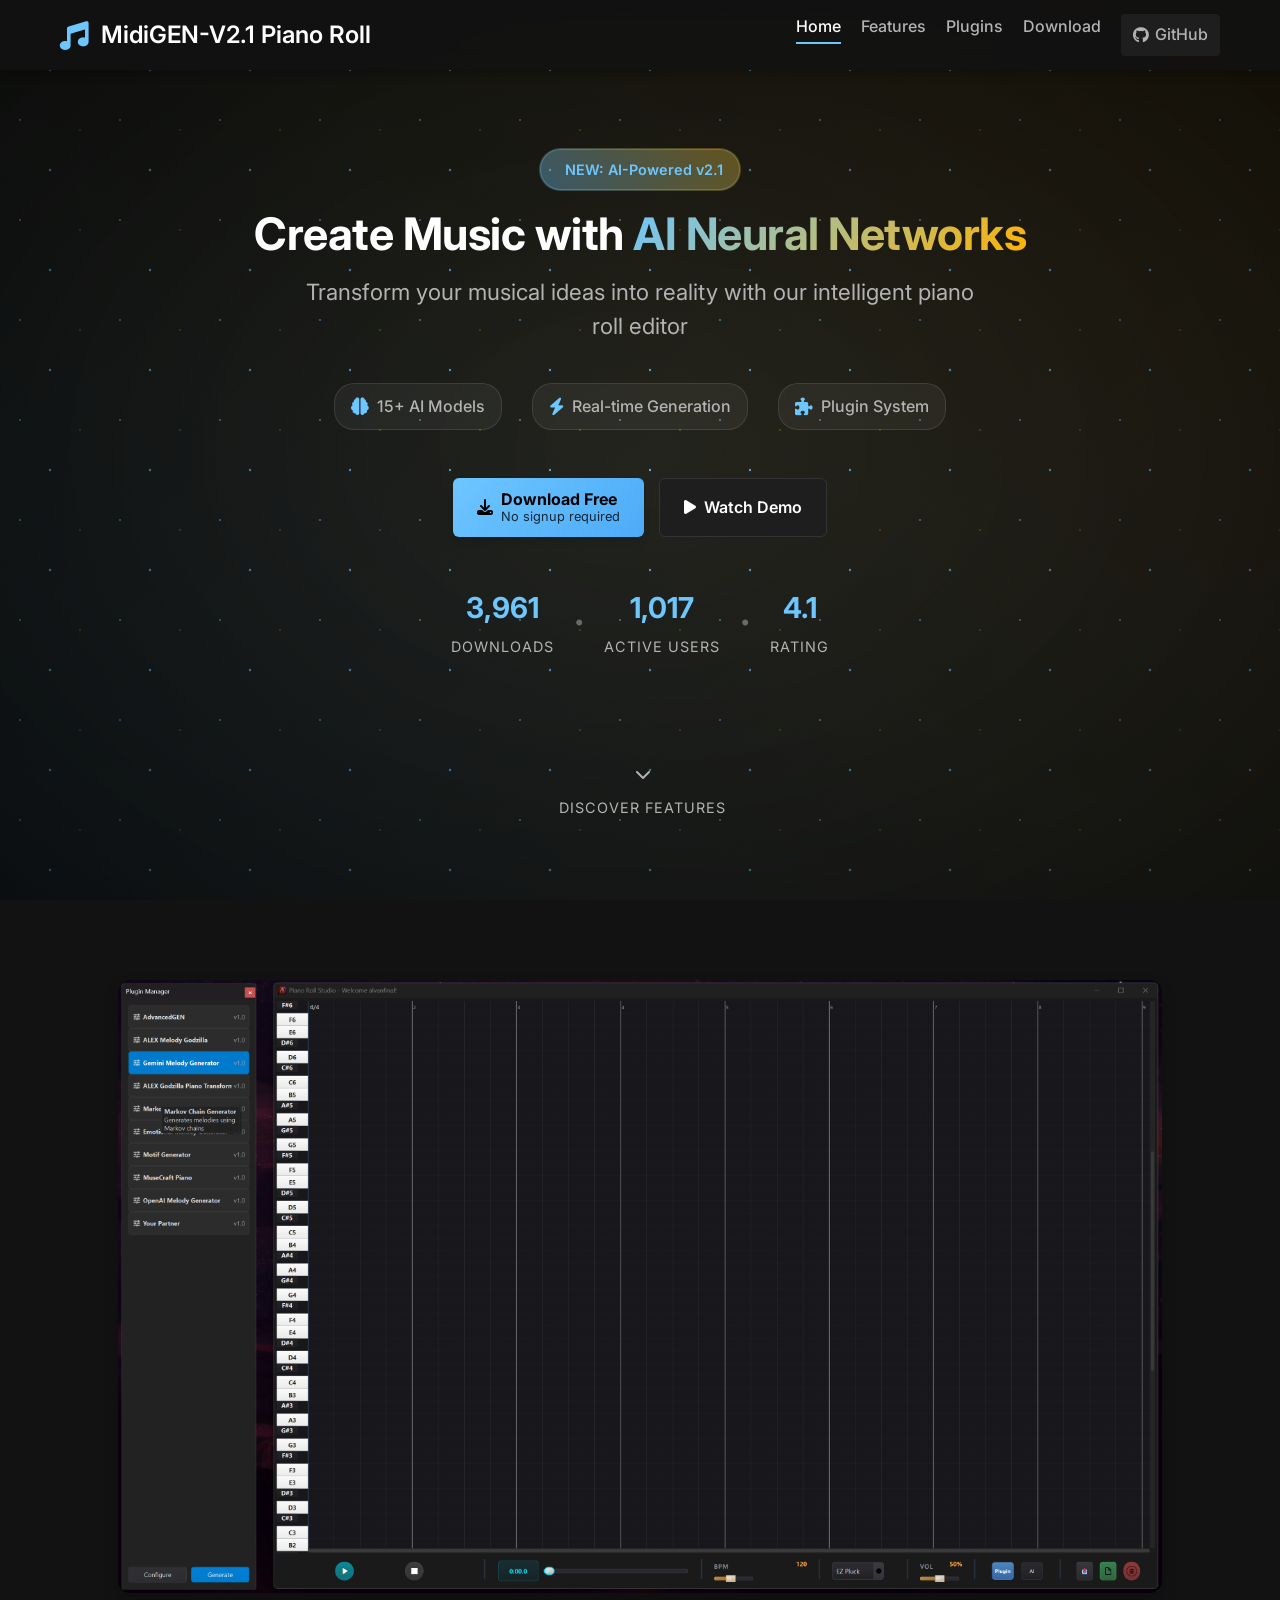
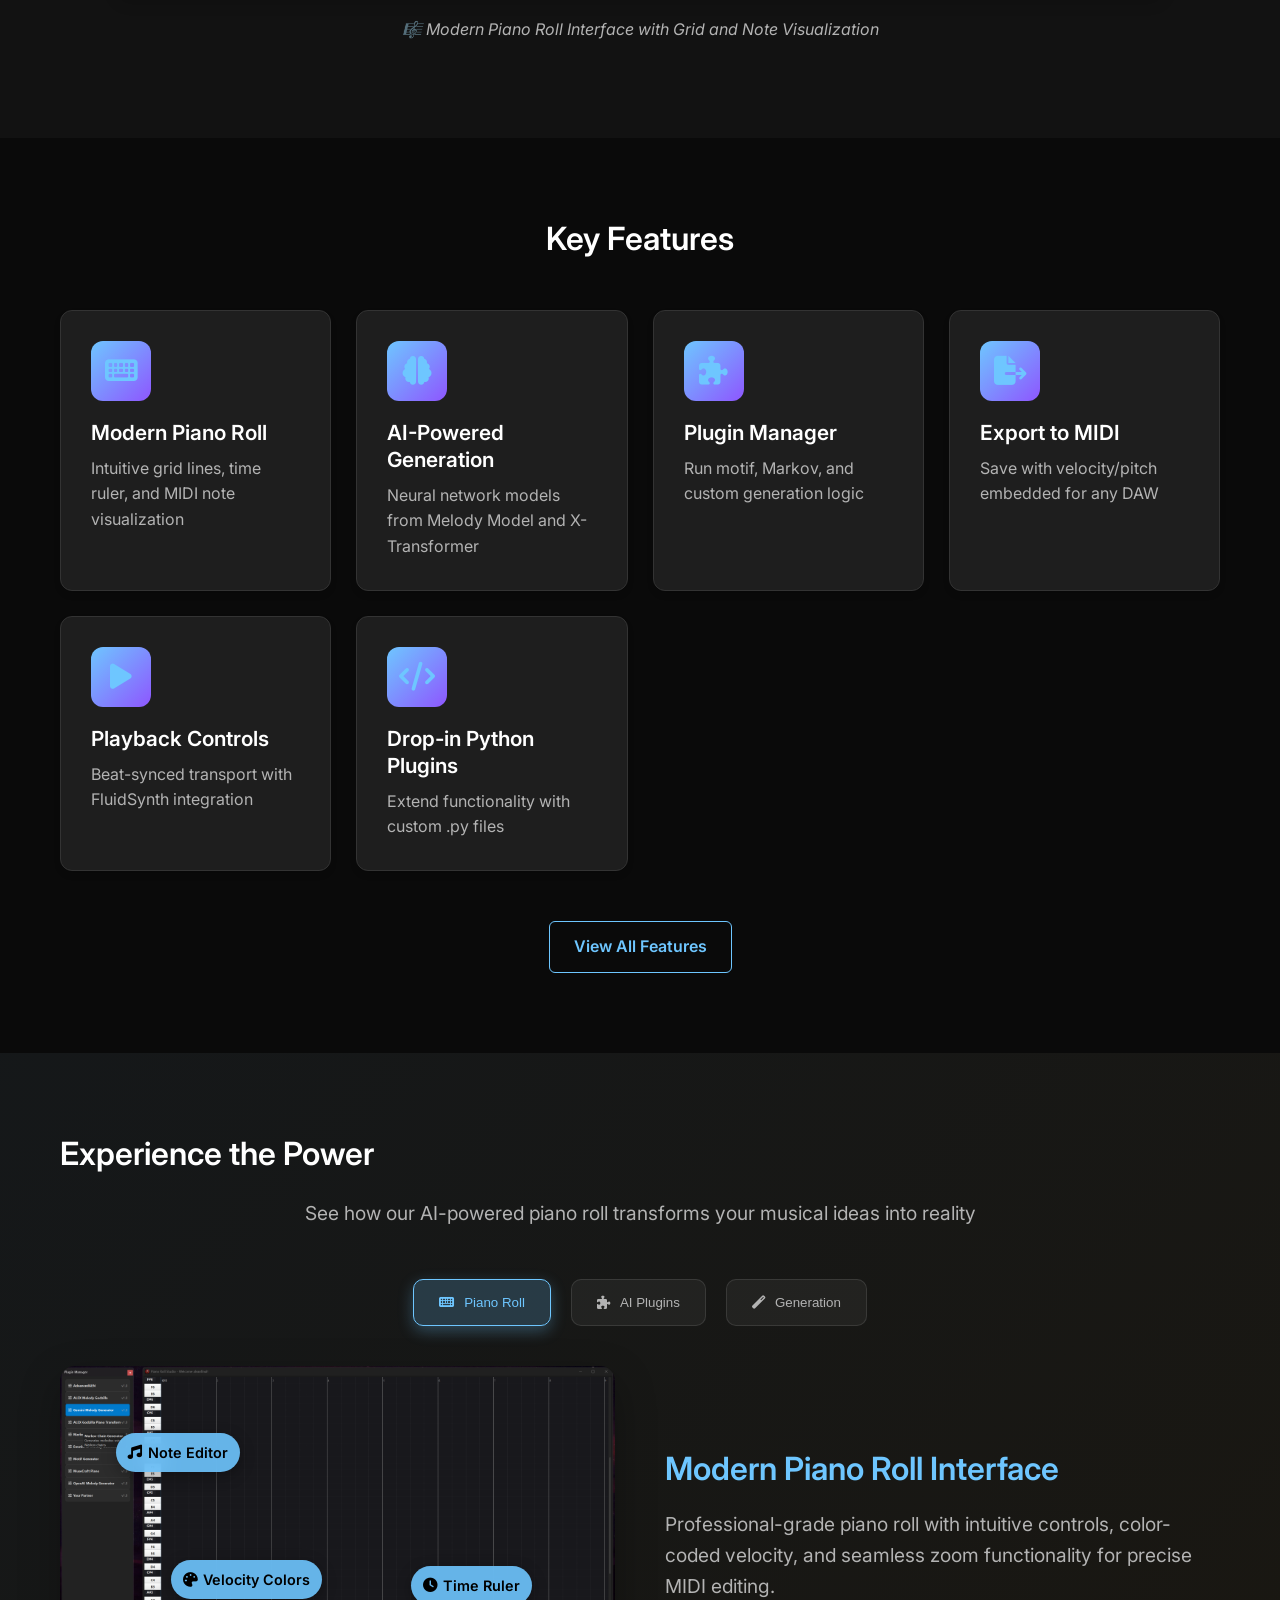
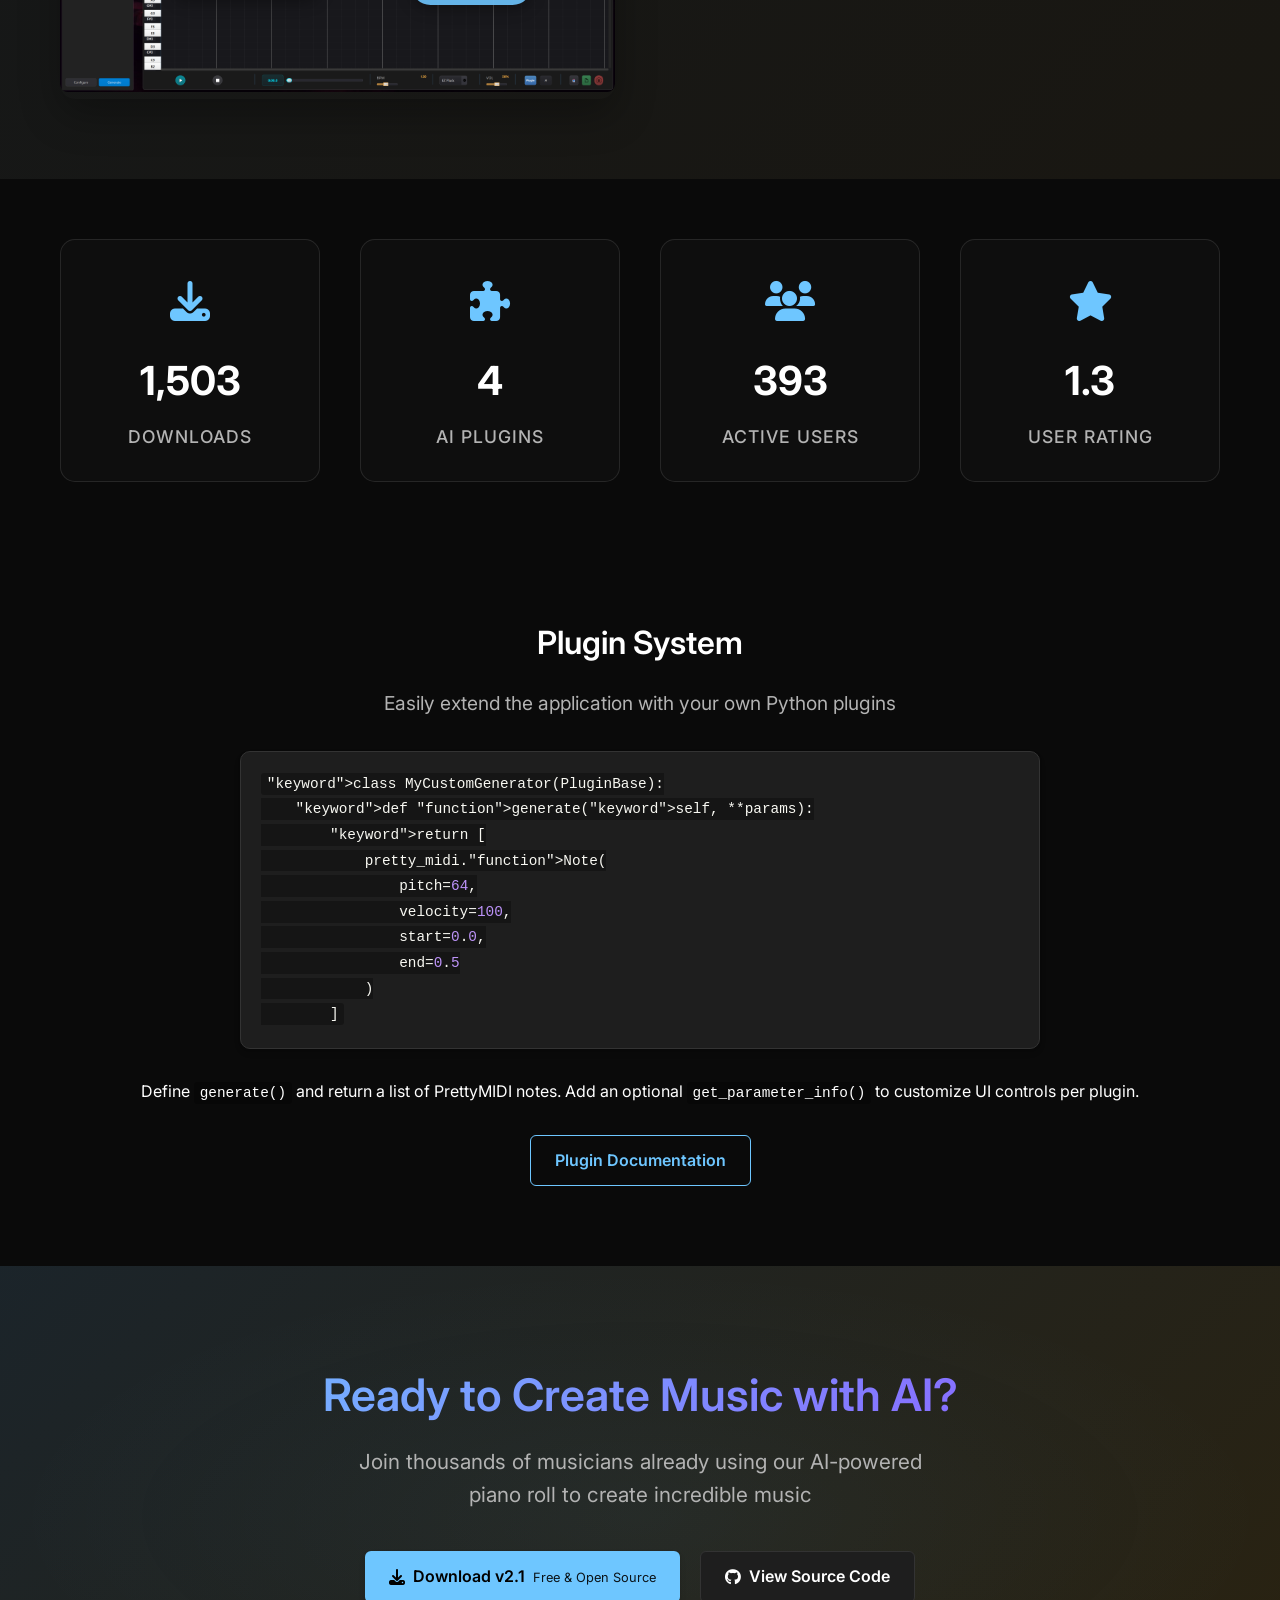
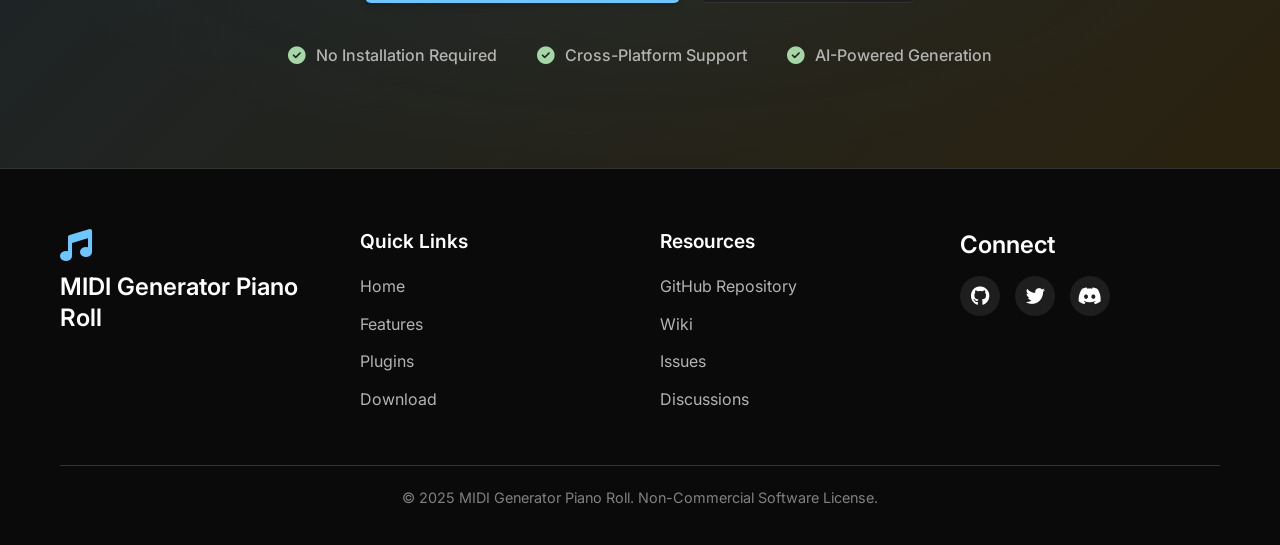
<file: docs/index.html>
<!DOCTYPE html>
<html lang="en">
<head>
    <!-- GoatCounter Analytics -->
    <script data-goatcounter="https://midi-gen.goatcounter.com/count"
            async src="https://gc.zgo.at/count.js"></script>
    <!-- End GoatCounter Analytics -->    <meta charset="UTF-8">
    <meta name="viewport" content="width=device-width, initial-scale=1.0">
    <title>MIDI Generator Piano Roll | AI-Powered Music Generation Tool</title>
    <meta name="description" content="Generate MIDI music with AI-powered tools. Free standalone piano roll application with neural network plugins, FluidSynth playback, and Python extensibility. Download now!">
    <meta name="keywords" content="MIDI generator, AI music generation, piano roll, music software, neural network, MIDI export, music composition, free software, python plugins">
    <meta name="author" content="WebChatAppAi">
    <meta name="robots" content="index, follow">    <link rel="canonical" href="https://webchatappai.github.io/midi-gen/">
    <link rel="sitemap" href="https://webchatappai.github.io/midi-gen/sitemap.xml">
    
    <!-- Open Graph / Facebook -->
    <meta property="og:type" content="website">
    <meta property="og:url" content="https://webchatappai.github.io/midi-gen/">
    <meta property="og:title" content="MIDI Generator Piano Roll | AI-Powered Music Generation Tool">
    <meta property="og:description" content="Generate MIDI music with AI-powered tools. Free standalone piano roll application with neural network plugins, FluidSynth playback, and Python extensibility.">
    <meta property="og:image" content="https://webchatappai.github.io/midi-gen/assets/img/piano-roll.png">
    
    <!-- Twitter -->
    <meta property="twitter:card" content="summary_large_image">
    <meta property="twitter:url" content="https://webchatappai.github.io/midi-gen/">
    <meta property="twitter:title" content="MIDI Generator Piano Roll | AI-Powered Music Generation Tool">
    <meta property="twitter:description" content="Generate MIDI music with AI-powered tools. Free standalone piano roll application with neural network plugins, FluidSynth playback, and Python extensibility.">
    <meta property="twitter:image" content="https://webchatappai.github.io/midi-gen/assets/img/piano-roll.png">
    
    <!-- Structured Data -->
    <script type="application/ld+json">
    {
        "@context": "https://schema.org",
        "@type": "SoftwareApplication",
        "name": "MIDI Generator Piano Roll",
        "description": "AI-powered MIDI music generation tool with neural network plugins, FluidSynth playback, and Python extensibility",
        "url": "https://webchatappai.github.io/midi-gen/",
        "downloadUrl": "https://github.com/WebChatAppAi/midi-gen/releases",
        "operatingSystem": ["Windows", "macOS", "Linux"],
        "applicationCategory": "MusicApplication",
        "offers": {
            "@type": "Offer",
            "price": "0",
            "priceCurrency": "USD"
        },
        "creator": {
            "@type": "Organization",
            "name": "WebChatAppAi",
            "url": "https://github.com/WebChatAppAi"
        },
        "screenshot": "https://webchatappai.github.io/midi-gen/assets/img/piano-roll.png",
        "featureList": [
            "AI-powered MIDI generation",
            "Modern piano roll interface", 
            "Neural network plugins",
            "FluidSynth audio playback",
            "MIDI export functionality",
            "Python plugin system"
        ]
    }
    </script>
    <link rel="stylesheet" href="https://cdnjs.cloudflare.com/ajax/libs/font-awesome/6.4.0/css/all.min.css">
    <link rel="stylesheet" href="assets/css/styles.css">
    <link rel="icon" type="image/x-icon" href="assets/icons/app_icon.ico">
    <link rel="icon" type="image/png" sizes="128x128" href="assets/icons/icon-128x128.png">
    <link rel="icon" type="image/png" sizes="96x96" href="assets/icons/icon-96x96.png">
    <link rel="icon" type="image/png" sizes="72x72" href="assets/icons/icon-72x72.png">
    <link rel="apple-touch-icon" sizes="128x128" href="assets/icons/icon-128x128.png">
    <style>
        /* Additional modern styles for homepage */
        .version-tag {
            margin-top: 15px;
            font-size: 0.95rem;
            color: rgba(255,255,255,0.9);
            background: rgba(0,0,0,0.2);
            border-radius: 20px;
            padding: 6px 14px;
            display: inline-block;
        }
        
        .version-tag span {
            display: flex;
            align-items: center;
            gap: 8px;
        }
        
        .features-grid {
            grid-template-columns: repeat(auto-fit, minmax(260px, 1fr));
            gap: 25px;
        }
        
        .feature-card {
            transition: all 0.3s ease;
            border-radius: 12px;
        }
        
        .feature-card:hover {
            transform: translateY(-5px);
            box-shadow: 0 8px 30px rgba(0,0,0,0.12);
        }
        
        .feature-icon {
            background: linear-gradient(135deg, var(--primary-color), #8e56ff);
            width: 60px;
            height: 60px;
            border-radius: 12px;
            display: flex;
            align-items: center;
            justify-content: center;
            margin-bottom: 18px;
            font-size: 1.8rem;
        }
        
        .version-note {
            font-size: 0.9rem;
            opacity: 0.8;
            margin-top: 12px;
        }
        
        .hero-content h1 {
            font-size: 2.8rem;
            letter-spacing: -0.5px;
            margin-bottom: 16px;
        }
        
        @media (max-width: 768px) {
            .hero-content h1 {
                font-size: 2.2rem;
            }
        }
    </style>
    <link href="https://fonts.googleapis.com/css2?family=Inter:wght@300;400;500;600;700&display=swap" rel="stylesheet">
</head>
<body>

    <header>
        <div class="header-container">
            <div class="logo">
                <i class="fas fa-music"></i>
                <h1>MidiGEN-V2.1 Piano Roll</h1>
            </div>
            <nav>
                <ul>
                    <li><a href="index.html" class="active">Home</a></li>
                    <li><a href="pages/features.html">Features</a></li>
                    <li><a href="pages/plugins.html">Plugins</a></li>
                    <li><a href="pages/download.html">Download</a></li>
                    <li><a href="https://github.com/WebChatAppAi/midi-gen" class="github-btn"><i class="fab fa-github"></i> GitHub</a></li>
                </ul>
            </nav>
            <div class="menu-toggle">
                <i class="fas fa-bars"></i>
            </div>
        </div>
    </header>

    <section class="hero">
        <div class="hero-overlay"></div>
        <div class="hero-particles"></div>
        <div class="container">
            <div class="hero-content">
                <div class="hero-badge">
                    <i class="fas fa-sparkles"></i>
                    <span>NEW: AI-Powered v2.1</span>
                    <div class="badge-pulse"></div>
                </div>
                <h1>
                    Create Music with 
                    <span class="gradient-text">AI Neural Networks</span>
                </h1>
                <p class="hero-subtitle">
                    Transform your musical ideas into reality with our intelligent piano roll editor
                </p>
                <div class="hero-features">
                    <div class="hero-feature">
                        <i class="fas fa-brain"></i>
                        <span>15+ AI Models</span>
                    </div>
                    <div class="hero-feature">
                        <i class="fas fa-bolt"></i>
                        <span>Real-time Generation</span>
                    </div>
                    <div class="hero-feature">
                        <i class="fas fa-puzzle-piece"></i>
                        <span>Plugin System</span>
                    </div>
                </div>
                <div class="hero-buttons">
                    <a href="https://github.com/WebChatAppAi/midi-gen/releases/download/V2.1-win-latest/MidiGenV2.zip" class="btn primary-btn hero-cta">
                        <i class="fas fa-download"></i> 
                        <span class="btn-text">
                            <strong>Download Free</strong>
                            <small>No signup required</small>
                        </span>
                    </a>
                    <a href="https://github.com/WebChatAppAi/midi-gen" class="btn secondary-btn demo-btn">
                        <i class="fas fa-play"></i> 
                        Watch Demo
                    </a>
                </div>
                <div class="hero-stats">
                    <div class="stat-item-hero">
                        <div class="stat-number-hero" data-count="4585">0</div>
                        <div class="stat-label-hero">Downloads</div>
                    </div>
                    <div class="stat-divider">•</div>
                    <div class="stat-item-hero">
                        <div class="stat-number-hero" data-count="1200">0</div>
                        <div class="stat-label-hero">Active Users</div>
                    </div>
                    <div class="stat-divider">•</div>
                    <div class="stat-item-hero">
                        <div class="stat-number-hero" data-count="4.8">0</div>
                        <div class="stat-label-hero">Rating</div>
                    </div>
                </div>
                <div class="scroll-indicator">
                    <div class="scroll-arrow">
                        <i class="fas fa-chevron-down"></i>
                    </div>
                    <span>Discover Features</span>
                </div>
            </div>
        </div>
    </section>

    <section class="featured-img">
        <div class="container">
            <img src="assets/img/piano-roll.png" alt="Piano Roll Interface Screenshot" class="screenshot-img">
            <div class="caption">
                <p>🎼 Modern Piano Roll Interface with Grid and Note Visualization</p>
            </div>
        </div>
    </section>

    <section class="features-overview">
        <div class="container">
            <h2>Key Features</h2>
            <div class="features-grid">
                <div class="feature-card">
                    <div class="feature-icon">
                        <i class="fas fa-keyboard"></i>
                    </div>
                    <h3>Modern Piano Roll</h3>
                    <p>Intuitive grid lines, time ruler, and MIDI note visualization</p>
                </div>
                <div class="feature-card">
                    <div class="feature-icon">
                        <i class="fas fa-brain"></i>
                    </div>
                    <h3>AI-Powered Generation</h3>
                    <p>Neural network models from Melody Model and X-Transformer</p>
                </div>
                <div class="feature-card">
                    <div class="feature-icon">
                        <i class="fas fa-puzzle-piece"></i>
                    </div>
                    <h3>Plugin Manager</h3>
                    <p>Run motif, Markov, and custom generation logic</p>
                </div>
                <div class="feature-card">
                    <div class="feature-icon">
                        <i class="fas fa-file-export"></i>
                    </div>
                    <h3>Export to MIDI</h3>
                    <p>Save with velocity/pitch embedded for any DAW</p>
                </div>
                <div class="feature-card">
                    <div class="feature-icon">
                        <i class="fas fa-play"></i>
                    </div>
                    <h3>Playback Controls</h3>
                    <p>Beat-synced transport with FluidSynth integration</p>
                </div>
                <div class="feature-card">
                    <div class="feature-icon">
                        <i class="fas fa-code"></i>
                    </div>
                    <h3>Drop-in Python Plugins</h3>
                    <p>Extend functionality with custom .py files</p>
                </div>
            </div>
            <div class="more-features">
                <a href="pages/features.html" class="btn outline-btn">View All Features</a>
            </div>
        </div>
    </section>

    <section id="interactive-demo" class="interactive-demo">
        <div class="container">
            <h2>Experience the Power</h2>
            <p class="section-description">See how our AI-powered piano roll transforms your musical ideas into reality</p>
            
            <div class="demo-showcase">
                <div class="demo-content">
                    <div class="demo-tabs">
                        <button class="demo-tab active" data-demo="piano-roll">
                            <i class="fas fa-keyboard"></i>
                            Piano Roll
                        </button>
                        <button class="demo-tab" data-demo="plugins">
                            <i class="fas fa-puzzle-piece"></i>
                            AI Plugins
                        </button>
                        <button class="demo-tab" data-demo="generation">
                            <i class="fas fa-magic"></i>
                            Generation
                        </button>
                    </div>
                    
                    <div class="demo-panel active" id="demo-piano-roll">
                        <div class="demo-image-container">
                            <img src="assets/img/piano-roll.png" alt="Piano Roll Interface" class="demo-img">
                            <div class="floating-features">
                                <div class="feature-bubble" style="top: 20%; left: 10%;">
                                    <i class="fas fa-music"></i>
                                    <span>Note Editor</span>
                                </div>
                                <div class="feature-bubble" style="top: 60%; right: 15%;">
                                    <i class="fas fa-clock"></i>
                                    <span>Time Ruler</span>
                                </div>
                                <div class="feature-bubble" style="bottom: 30%; left: 20%;">
                                    <i class="fas fa-palette"></i>
                                    <span>Velocity Colors</span>
                                </div>
                            </div>
                        </div>
                        <div class="demo-text">
                            <h3>Modern Piano Roll Interface</h3>
                            <p>Professional-grade piano roll with intuitive controls, color-coded velocity, and seamless zoom functionality for precise MIDI editing.</p>
                        </div>
                    </div>
                    
                    <div class="demo-panel" id="demo-plugins">
                        <div class="demo-image-container">
                            <img src="assets/img/plugin-pera.png" alt="Plugin Manager" class="demo-img">
                            <div class="floating-features">
                                <div class="feature-bubble" style="top: 15%; right: 10%;">
                                    <i class="fas fa-brain"></i>
                                    <span>AI Models</span>
                                </div>
                                <div class="feature-bubble" style="top: 50%; left: 5%;">
                                    <i class="fas fa-sliders-h"></i>
                                    <span>Parameters</span>
                                </div>
                                <div class="feature-bubble" style="bottom: 20%; right: 20%;">
                                    <i class="fas fa-play"></i>
                                    <span>Generate</span>
                                </div>
                            </div>
                        </div>
                        <div class="demo-text">
                            <h3>Intelligent Plugin System</h3>
                            <p>Powerful AI-driven plugins with customizable parameters. Run neural networks, Markov chains, and custom algorithms with just a few clicks.</p>
                        </div>
                    </div>
                    
                    <div class="demo-panel" id="demo-generation">
                        <div class="demo-image-container">
                            <img src="assets/img/ai-in-actions.png" alt="AI Generation" class="demo-img">
                            <div class="floating-features">
                                <div class="feature-bubble pulse" style="top: 25%; left: 15%;">
                                    <i class="fas fa-bolt"></i>
                                    <span>Real-time</span>
                                </div>
                                <div class="feature-bubble pulse" style="top: 55%; right: 10%;">
                                    <i class="fas fa-waveform-path"></i>
                                    <span>Neural AI</span>
                                </div>
                                <div class="feature-bubble pulse" style="bottom: 25%; left: 30%;">
                                    <i class="fas fa-sparkles"></i>
                                    <span>Creative</span>
                                </div>
                            </div>
                        </div>
                        <div class="demo-text">
                            <h3>AI Music Generation</h3>
                            <p>Watch AI create music in real-time. Neural networks analyze patterns and generate unique melodies, harmonies, and rhythms instantly.</p>
                        </div>
                    </div>
                </div>
            </div>
        </div>
    </section>

    <section class="stats-section">
        <div class="container">
            <div class="stats-grid">
                <div class="stat-item">
                    <div class="stat-icon">
                        <i class="fas fa-download"></i>
                    </div>
                    <div class="stat-number" data-count="4585">0</div>
                    <div class="stat-label">Downloads</div>
                </div>
                <div class="stat-item">
                    <div class="stat-icon">
                        <i class="fas fa-puzzle-piece"></i>
                    </div>
                    <div class="stat-number" data-count="15">0</div>
                    <div class="stat-label">AI Plugins</div>
                </div>
                <div class="stat-item">
                    <div class="stat-icon">
                        <i class="fas fa-users"></i>
                    </div>
                    <div class="stat-number" data-count="1200">0</div>
                    <div class="stat-label">Active Users</div>
                </div>
                <div class="stat-item">
                    <div class="stat-icon">
                        <i class="fas fa-star"></i>
                    </div>
                    <div class="stat-number" data-count="4.8">0</div>
                    <div class="stat-label">User Rating</div>
                </div>
            </div>
        </div>
    </section>



    <section class="plugins-overview">
        <div class="container">
            <h2>Plugin System</h2>
            <p class="section-description">Easily extend the application with your own Python plugins</p>
            <div class="code-block">
                <pre><code>class MyCustomGenerator(PluginBase):
    def generate(self, **params):
        return [
            pretty_midi.Note(
                pitch=64,
                velocity=100,
                start=0.0,
                end=0.5
            )
        ]</code></pre>
            </div>
            <p>Define <code>generate()</code> and return a list of PrettyMIDI notes. Add an optional <code>get_parameter_info()</code> to customize UI controls per plugin.</p>
            <div class="more-plugins">
                <a href="pages/plugins.html" class="btn outline-btn">Plugin Documentation</a>
            </div>
        </div>
    </section>

    <section class="cta-section">
        <div class="container">
            <div class="cta-content">
                <h2>Ready to Create Music with AI?</h2>
                <p>Join thousands of musicians already using our AI-powered piano roll to create incredible music</p>
                <div class="cta-buttons">
                    <a href="https://github.com/WebChatAppAi/midi-gen/releases/download/V2.1-win-latest/MidiGenV2.zip" class="btn primary-btn pulse-btn">
                        <i class="fas fa-download"></i> 
                        Download v2.1
                        <span class="btn-subtitle">Free & Open Source</span>
                    </a>
                    <a href="https://github.com/WebChatAppAi/midi-gen" class="btn secondary-btn">
                        <i class="fab fa-github"></i> 
                        View Source Code
                    </a>
                </div>
                <div class="cta-features">
                    <div class="cta-feature">
                        <i class="fas fa-check-circle"></i>
                        <span>No Installation Required</span>
                    </div>
                    <div class="cta-feature">
                        <i class="fas fa-check-circle"></i>
                        <span>Cross-Platform Support</span>
                    </div>
                    <div class="cta-feature">
                        <i class="fas fa-check-circle"></i>
                        <span>AI-Powered Generation</span>
                    </div>
                </div>
            </div>
        </div>
    </section>

    <footer>
        <div class="container">
            <div class="footer-content">
                <div class="footer-logo">
                    <i class="fas fa-music"></i>
                    <h2>MIDI Generator Piano Roll</h2>
                </div>
                <div class="footer-links">
                    <h3>Quick Links</h3>
                    <ul>
                        <li><a href="index.html">Home</a></li>
                        <li><a href="pages/features.html">Features</a></li>
                        <li><a href="pages/plugins.html">Plugins</a></li>
                        <li><a href="pages/download.html">Download</a></li>
                    </ul>
                </div>
                <div class="footer-links">
                    <h3>Resources</h3>
                    <ul>
                        <li><a href="https://github.com/WebChatAppAi/midi-gen">GitHub Repository</a></li>
                        <li><a href="https://github.com/WebChatAppAi/midi-gen/wiki">Wiki</a></li>
                        <li><a href="https://github.com/WebChatAppAi/midi-gen/issues">Issues</a></li>
                        <li><a href="https://github.com/WebChatAppAi/midi-gen/discussions">Discussions</a></li>
                    </ul>
                </div>
                <div class="footer-social">
                    <h3>Connect</h3>                    <div class="social-icons">
                        <a href="https://github.com/WebChatAppAi" class="social-icon"><i class="fab fa-github"></i></a>
                        <a href="https://x.com/JonasMind95411" class="social-icon"><i class="fab fa-twitter"></i></a>
                        <a href="#" class="social-icon"><i class="fab fa-discord"></i></a>
                    </div>
                </div>
            </div>
            <div class="footer-bottom">
                <p>&copy; 2025 MIDI Generator Piano Roll. Non-Commercial Software License.</p>
            </div>
        </div>
    </footer>

    <script src="assets/js/main.js"></script>
    

</body>
</html>
</file>
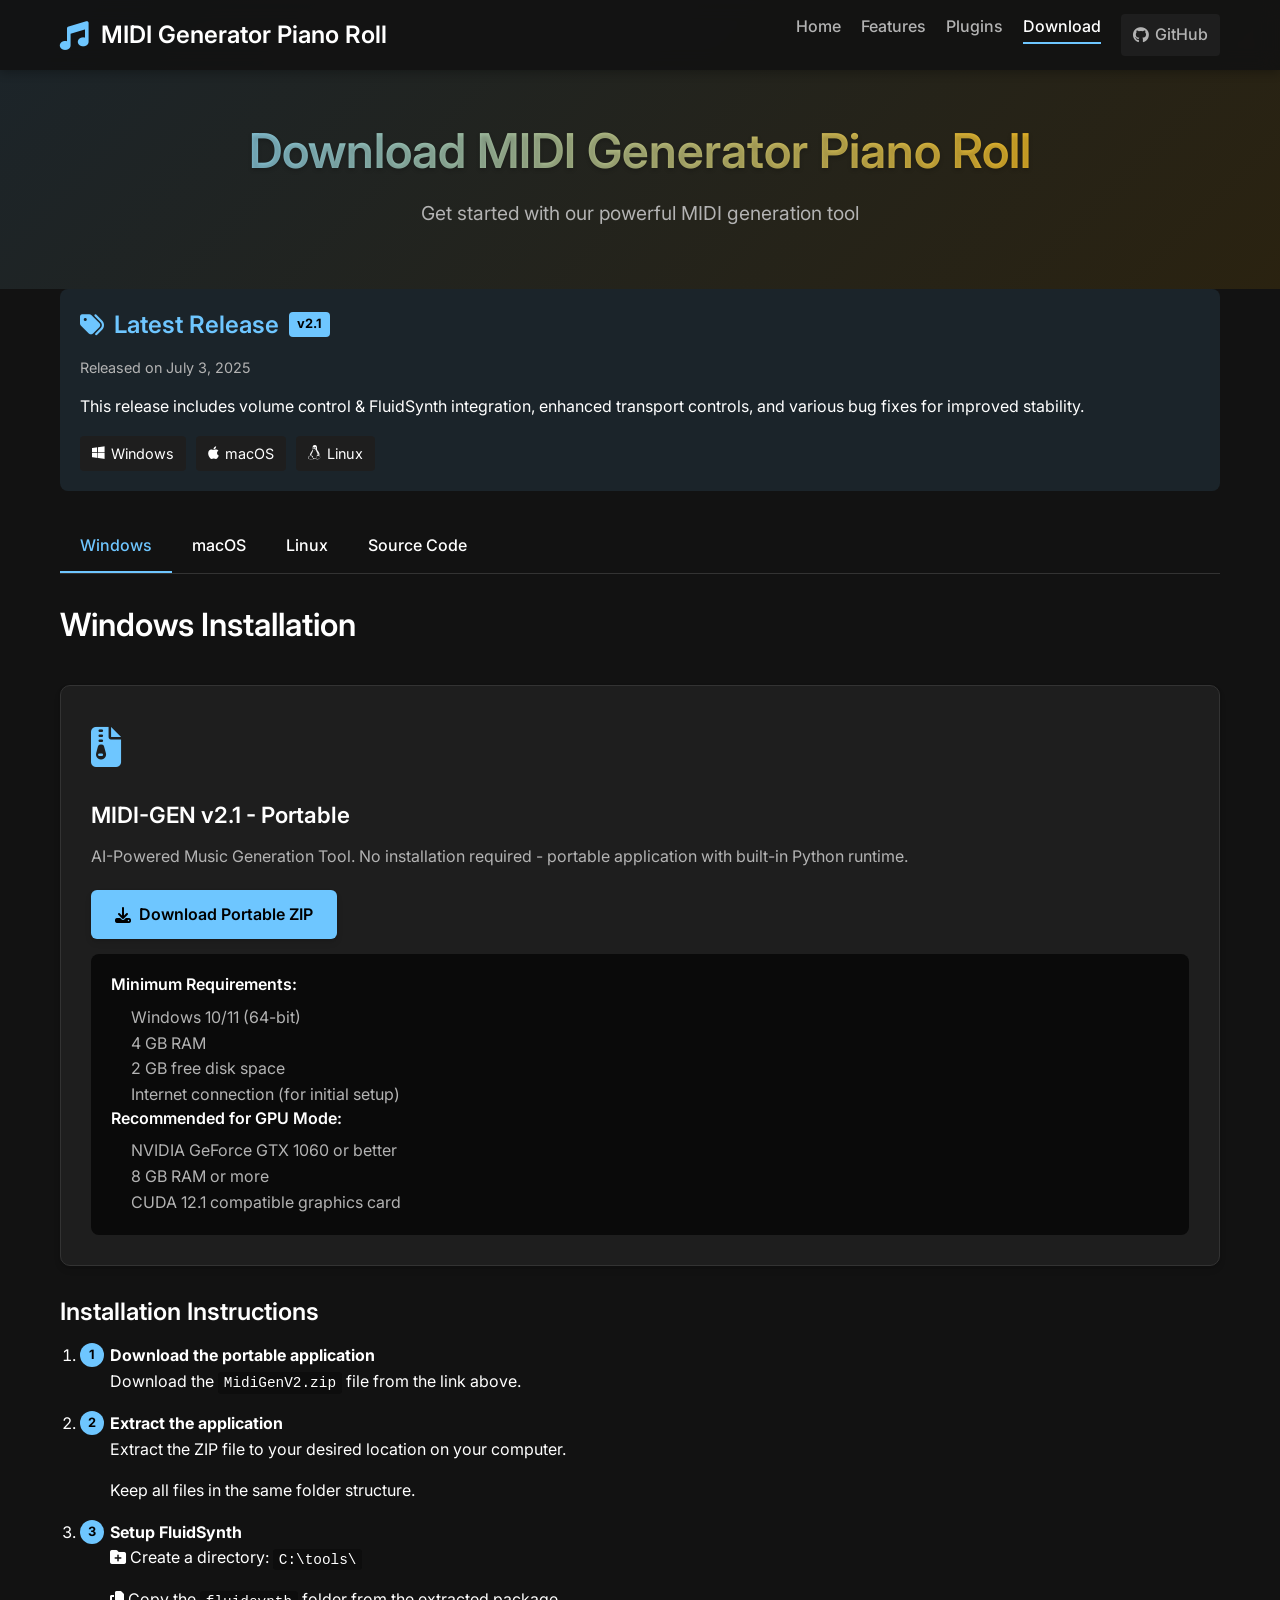
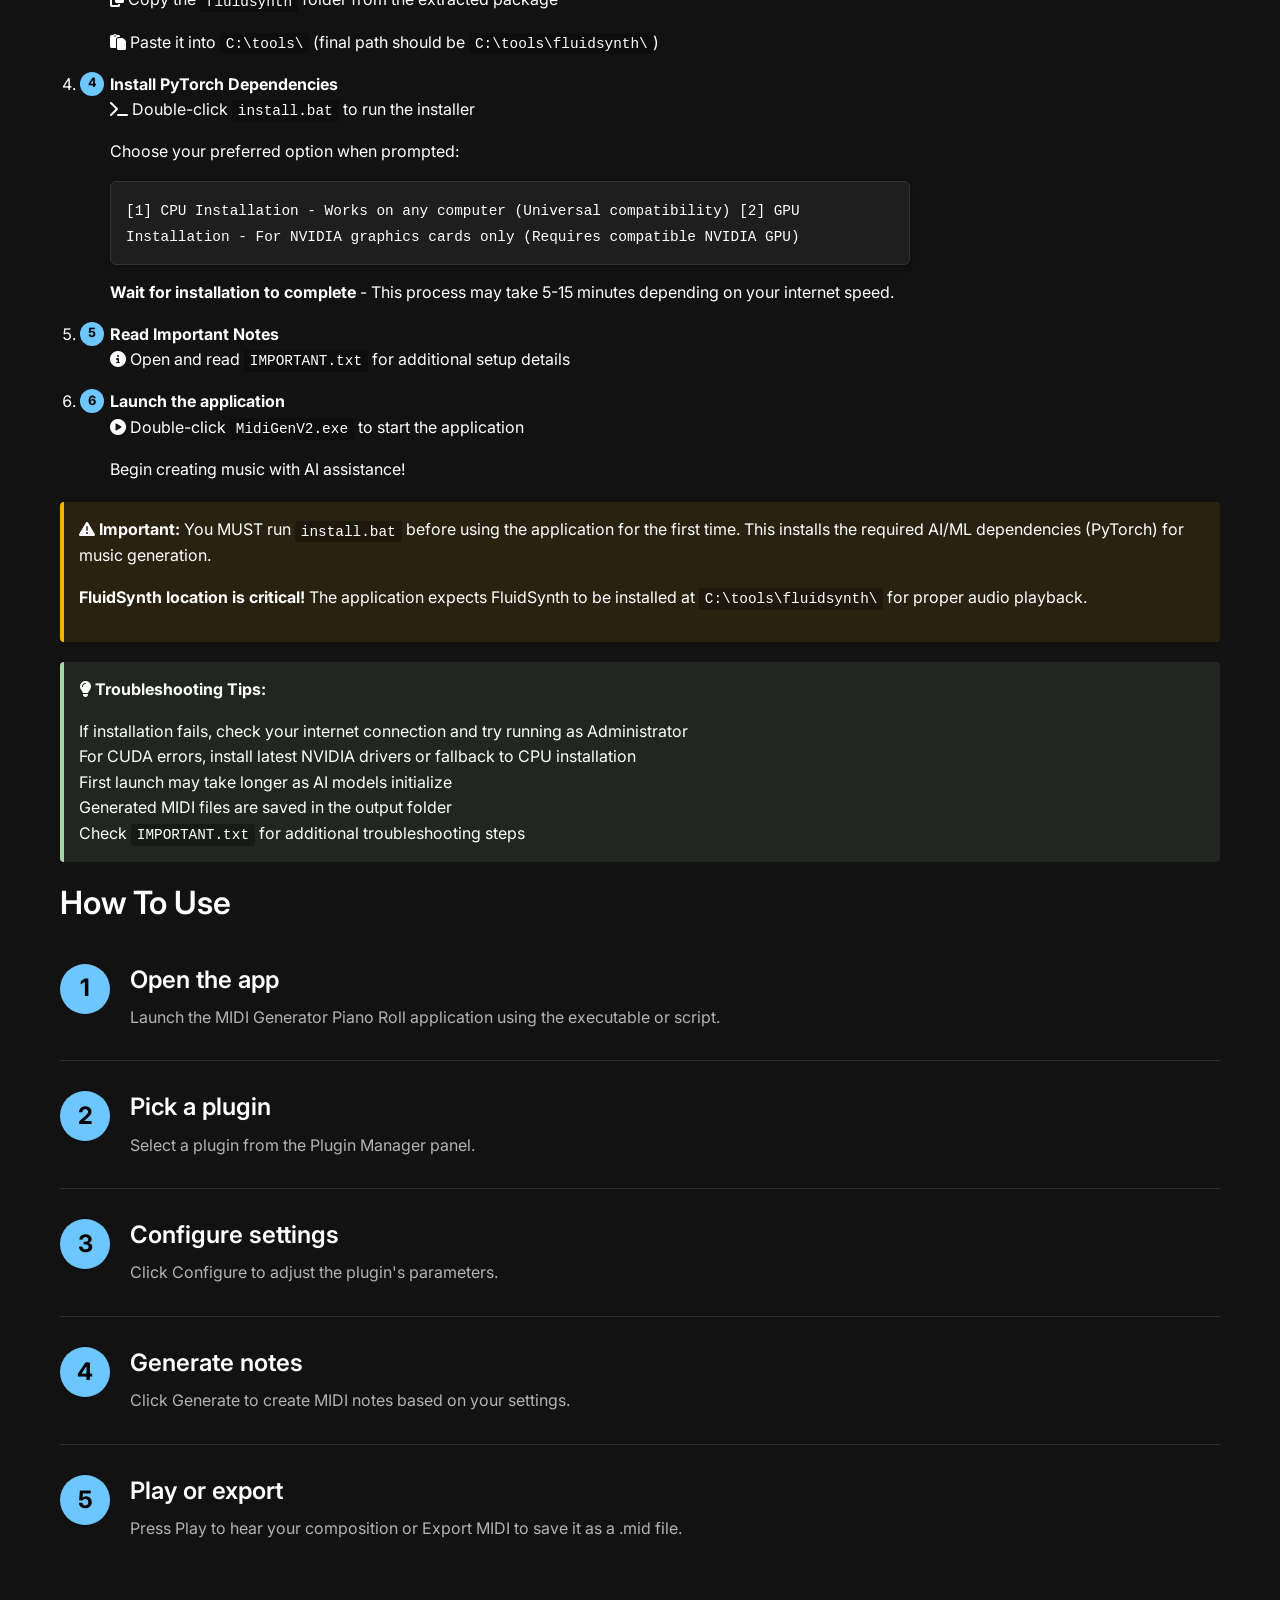
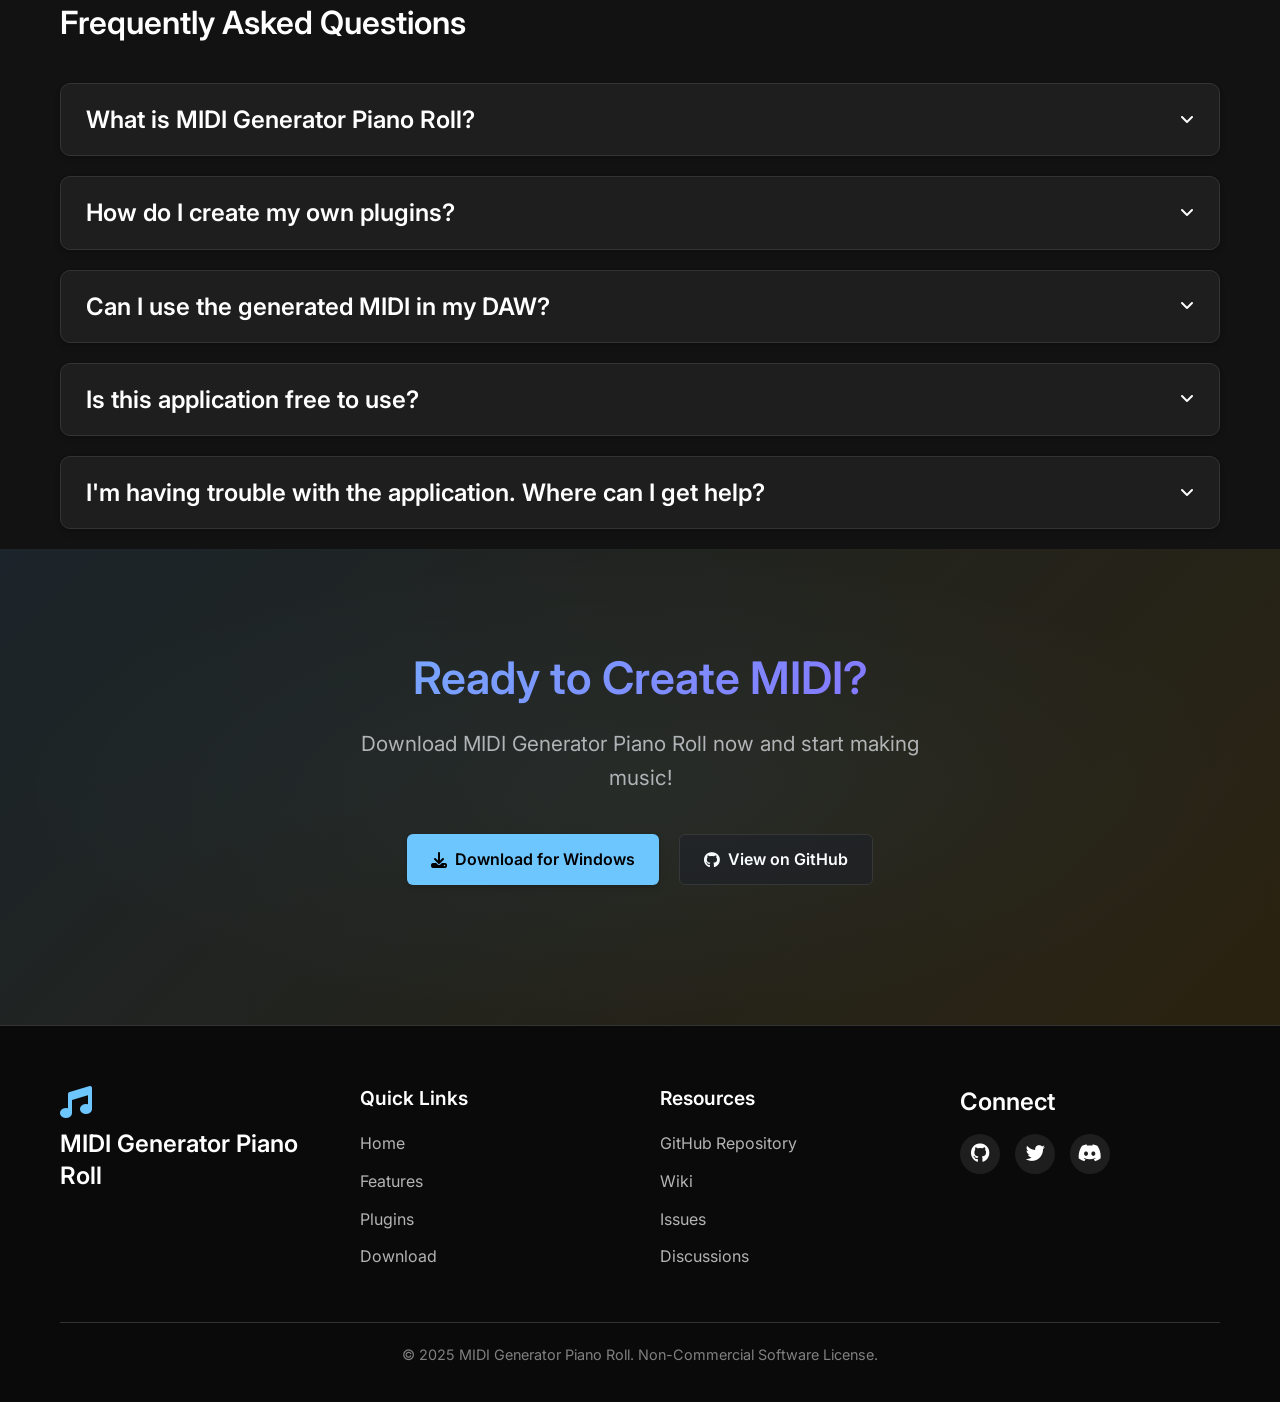
<file: docs/pages/download.html>
<!DOCTYPE html>
<html lang="en">
<head>
    <!-- GoatCounter Analytics -->
    <script data-goatcounter="https://midi-gen.goatcounter.com/count"
            async src="https://gc.zgo.at/count.js"></script>
    <!-- End GoatCounter Analytics -->    <meta charset="UTF-8">
    <meta name="viewport" content="width=device-width, initial-scale=1.0">
    <title>Download | MIDI Generator Piano Roll - Free AI Music Generation Software</title>
    <meta name="description" content="Download MIDI Generator Piano Roll for Windows, macOS, and Linux. Free AI-powered music generation tool with neural network plugins and FluidSynth integration.">
    <meta name="keywords" content="download MIDI generator, free music software, AI music tool download, piano roll download, neural network music generation">
    <meta name="author" content="WebChatAppAi">
    <meta name="robots" content="index, follow">
    <link rel="canonical" href="https://webchatappai.github.io/midi-gen/pages/download.html">
    
    <!-- Open Graph / Facebook -->
    <meta property="og:type" content="website">
    <meta property="og:url" content="https://webchatappai.github.io/midi-gen/pages/download.html">
    <meta property="og:title" content="Download | MIDI Generator Piano Roll - Free AI Music Generation Software">
    <meta property="og:description" content="Download free AI-powered music generation tool with neural network plugins and FluidSynth integration for Windows, macOS, and Linux.">
    <meta property="og:image" content="https://webchatappai.github.io/midi-gen/assets/img/piano-roll.png">
    
    <!-- Twitter -->
    <meta property="twitter:card" content="summary_large_image">
    <meta property="twitter:url" content="https://webchatappai.github.io/midi-gen/pages/download.html">
    <meta property="twitter:title" content="Download | MIDI Generator Piano Roll">
    <meta property="twitter:description" content="Free AI-powered music generation tool with neural network plugins.">
    <meta property="twitter:image" content="https://webchatappai.github.io/midi-gen/assets/img/piano-roll.png">
    <link rel="stylesheet" href="https://cdnjs.cloudflare.com/ajax/libs/font-awesome/6.4.0/css/all.min.css">
    <link rel="stylesheet" href="../assets/css/styles.css">
    <link rel="icon" type="image/x-icon" href="../assets/icons/app_icon.ico">
    <link rel="icon" type="image/png" sizes="128x128" href="../assets/icons/icon-128x128.png">
    <link rel="icon" type="image/png" sizes="96x96" href="../assets/icons/icon-96x96.png">
    <link rel="icon" type="image/png" sizes="72x72" href="../assets/icons/icon-72x72.png">
    <link rel="apple-touch-icon" sizes="128x128" href="../assets/icons/icon-128x128.png">
    <link href="https://fonts.googleapis.com/css2?family=Inter:wght@300;400;500;600;700&display=swap" rel="stylesheet">
    <style>
        /* Additional styles for download page */
        .download-section {
            padding: 60px 0;
        }
        
        .download-options {
            display: grid;
            grid-template-columns: repeat(auto-fit, minmax(300px, 1fr));
            gap: 30px;
            margin-top: 40px;
        }
        
        .download-card {
            background-color: var(--card-bg);
            border-radius: 10px;
            padding: 30px;
            box-shadow: var(--box-shadow);
            border: 1px solid var(--border-color);
            transition: all 0.3s ease;
            height: 100%;
            display: flex;
            flex-direction: column;
        }
        
        .download-card:hover {
            transform: translateY(-5px);
            box-shadow: var(--card-shadow);
            border-color: var(--primary-color);
        }
        
        .download-icon {
            font-size: 2.5rem;
            margin-bottom: 20px;
            color: var(--primary-color);
        }
        
        .download-card h3 {
            font-size: 1.4rem;
            margin-bottom: 15px;
        }
        
        .download-card p {
            color: var(--text-secondary);
            margin-bottom: 20px;
            flex-grow: 1;
        }
        
        .download-card .btn {
            align-self: flex-start;
        }
        
        .system-requirements {
            background-color: var(--darker-bg);
            padding: 20px;
            border-radius: 8px;
            margin-top: 15px;
        }
        
        .system-requirements h4 {
            margin-bottom: 10px;
            color: var(--text-primary);
            font-size: 1rem;
        }
        
        .system-requirements ul {
            color: var(--text-secondary);
            margin-left: 20px;
        }
        
        .installation-steps {
            margin-top: 30px;
        }
        
        .installation-steps ol {
            margin-left: 20px;
            counter-reset: steps;
        }
        
        .installation-steps ol li {
            margin-bottom: 15px;
            position: relative;
            padding-left: 30px;
            counter-increment: steps;
        }
        
        .installation-steps ol li::before {
            content: counter(steps);
            position: absolute;
            left: 0;
            top: 0;
            width: 24px;
            height: 24px;
            background-color: var(--primary-color);
            color: #000;
            border-radius: 50%;
            display: flex;
            align-items: center;
            justify-content: center;
            font-weight: bold;
            font-size: 0.8rem;
        }
        
        .code-block {
            background-color: var(--card-bg);
            border-radius: 6px;
            padding: 15px;
            margin: 15px 0;
            overflow-x: auto;
            border: 1px solid var(--border-color);
        }
        
        .code-block code {
            background-color: transparent;
            padding: 0;
            color: var(--text-primary);
            font-family: 'Courier New', Courier, monospace;
        }
        
        .tabs {
            display: flex;
            border-bottom: 1px solid var(--border-color);
            margin-bottom: 30px;
        }
        
        .tab {
            padding: 12px 20px;
            cursor: pointer;
            border-bottom: 2px solid transparent;
            font-weight: 500;
            transition: all 0.3s ease;
        }
        
        .tab.active {
            border-bottom: 2px solid var(--primary-color);
            color: var(--primary-color);
        }
        
        .tab-content {
            display: none;
        }
        
        .tab-content.active {
            display: block;
        }
        
        .release-info {
            background-color: rgba(110, 198, 255, 0.1);
            border-radius: 8px;
            padding: 20px;
            margin-bottom: 30px;
        }
        
        .release-info h3 {
            display: flex;
            align-items: center;
            gap: 10px;
            color: var(--primary-color);
        }
        
        .version-badge {
            background-color: var(--primary-color);
            color: #000;
            font-size: 0.8rem;
            padding: 4px 8px;
            border-radius: 4px;
            font-weight: bold;
        }
        
        .release-date {
            font-size: 0.9rem;
            color: var(--text-secondary);
            margin-bottom: 15px;
        }
        
        .platform-badges {
            display: flex;
            gap: 10px;
            margin-top: 15px;
            flex-wrap: wrap;
        }
        
        .platform-badge {
            display: flex;
            align-items: center;
            gap: 6px;
            background-color: var(--card-bg);
            padding: 6px 12px;
            border-radius: 4px;
            font-size: 0.9rem;
        }
        
        .tip-box {
            background-color: rgba(165, 214, 167, 0.1);
            border-left: 4px solid var(--accent-color);
            padding: 15px;
            margin: 20px 0;
            border-radius: 4px;
        }
        
        .warning-box {
            background-color: rgba(255, 179, 0, 0.1);
            border-left: 4px solid var(--secondary-color);
            padding: 15px;
            margin: 20px 0;
            border-radius: 4px;
        }
    </style>
</head>
<body>

    <header>
        <div class="header-container">
            <div class="logo">
                <i class="fas fa-music"></i>
                <h1>MIDI Generator Piano Roll</h1>
            </div>
            <nav>
                <ul>
                    <li><a href="../index.html">Home</a></li>
                    <li><a href="features.html">Features</a></li>
                    <li><a href="plugins.html">Plugins</a></li>
                    <li><a href="download.html" class="active">Download</a></li>
                    <li><a href="https://github.com/WebChatAppAi/midi-gen" class="github-btn"><i class="fab fa-github"></i> GitHub</a></li>
                </ul>
            </nav>
            <div class="menu-toggle">
                <i class="fas fa-bars"></i>
            </div>
        </div>
    </header>

    <section class="page-header">
        <div class="container">
            <h1>Download MIDI Generator Piano Roll</h1>
            <p>Get started with our powerful MIDI generation tool</p>
        </div>
    </section>

    <section class="release-section">
        <div class="container">
            <div class="release-info">
                <h3><i class="fas fa-tags"></i> Latest Release <span class="version-badge">v2.1</span></h3>
                <p class="release-date">Released on July 3, 2025</p>
                <p>This release includes volume control & FluidSynth integration, enhanced transport controls, and various bug fixes for improved stability.</p>
                <div class="platform-badges">
                    <span class="platform-badge"><i class="fab fa-windows"></i> Windows</span>
                    <span class="platform-badge"><i class="fab fa-apple"></i> macOS</span>
                    <span class="platform-badge"><i class="fab fa-linux"></i> Linux</span>
                </div>
            </div>

            <div class="tabs">
                <div class="tab active" data-target="windows">Windows</div>
                <div class="tab" data-target="macos">macOS</div>
                <div class="tab" data-target="linux">Linux</div>
                <div class="tab" data-target="source">Source Code</div>
            </div>            <div id="windows" class="tab-content active">
                <h2>Windows Installation</h2>
                
                <div class="download-options">
                    <div class="download-card">
                        <div class="download-icon">
                            <i class="fas fa-file-archive"></i>
                        </div>
                        <h3>MIDI-GEN v2.1 - Portable</h3>
                        <p>AI-Powered Music Generation Tool. No installation required - portable application with built-in Python runtime.</p>
                        <a href="https://github.com/WebChatAppAi/midi-gen/releases/download/V2.1-win-latest/MidiGenV2.zip" class="btn primary-btn"><i class="fas fa-download"></i> Download Portable ZIP</a>
                        
                        <div class="system-requirements">
                            <h4>Minimum Requirements:</h4>
                            <ul>
                                <li>Windows 10/11 (64-bit)</li>
                                <li>4 GB RAM</li>
                                <li>2 GB free disk space</li>
                                <li>Internet connection (for initial setup)</li>
                            </ul>
                            <h4>Recommended for GPU Mode:</h4>
                            <ul>
                                <li>NVIDIA GeForce GTX 1060 or better</li>
                                <li>8 GB RAM or more</li>
                                <li>CUDA 12.1 compatible graphics card</li>
                            </ul>
                        </div>
                    </div>
                </div>
                
                <div class="installation-steps">
                    <h3>Installation Instructions</h3>
                    <ol>
                        <li><strong>Download the portable application</strong>
                            <p>Download the <code>MidiGenV2.zip</code> file from the link above.</p>
                        </li>
                        <li><strong>Extract the application</strong>
                            <p>Extract the ZIP file to your desired location on your computer.</p>
                            <p>Keep all files in the same folder structure.</p>
                        </li>
                        <li><strong>Setup FluidSynth</strong>
                            <p><i class="fas fa-folder-plus"></i> Create a directory: <code>C:\tools\</code></p>
                            <p><i class="fas fa-copy"></i> Copy the <code>fluidsynth</code> folder from the extracted package</p>
                            <p><i class="fas fa-paste"></i> Paste it into <code>C:\tools\</code> (final path should be <code>C:\tools\fluidsynth\</code>)</p>
                        </li>
                        <li><strong>Install PyTorch Dependencies</strong>
                            <p><i class="fas fa-terminal"></i> Double-click <code>install.bat</code> to run the installer</p>
                            <p>Choose your preferred option when prompted:</p>
                            <div class="code-block">
                                <code>[1] CPU Installation - Works on any computer (Universal compatibility)
[2] GPU Installation - For NVIDIA graphics cards only (Requires compatible NVIDIA GPU)</code>
                            </div>
                            <p><strong>Wait for installation to complete</strong> - This process may take 5-15 minutes depending on your internet speed.</p>
                        </li>
                        <li><strong>Read Important Notes</strong>
                            <p><i class="fas fa-info-circle"></i> Open and read <code>IMPORTANT.txt</code> for additional setup details</p>
                        </li>
                        <li><strong>Launch the application</strong>
                            <p><i class="fas fa-play-circle"></i> Double-click <code>MidiGenV2.exe</code> to start the application</p>
                            <p>Begin creating music with AI assistance!</p>
                        </li>
                    </ol>
                </div>
                
                <div class="warning-box">
                    <p><i class="fas fa-exclamation-triangle"></i> <strong>Important:</strong> You MUST run <code>install.bat</code> before using the application for the first time. This installs the required AI/ML dependencies (PyTorch) for music generation.</p>
                    <p><strong>FluidSynth location is critical!</strong> The application expects FluidSynth to be installed at <code>C:\tools\fluidsynth\</code> for proper audio playback.</p>
                </div>
                
                <div class="tip-box">
                    <p><i class="fas fa-lightbulb"></i> <strong>Troubleshooting Tips:</strong></p>
                    <ul>
                        <li>If installation fails, check your internet connection and try running as Administrator</li>
                        <li>For CUDA errors, install latest NVIDIA drivers or fallback to CPU installation</li>
                        <li>First launch may take longer as AI models initialize</li>
                        <li>Generated MIDI files are saved in the output folder</li>
                        <li>Check <code>IMPORTANT.txt</code> for additional troubleshooting steps</li>
                    </ul>
                </div>
            </div>
            
            <div id="macos" class="tab-content">
                <h2>macOS Installation</h2>
                
                <div class="download-options">
                    <div class="download-card">
                        <div class="download-icon">
                            <i class="fas fa-download"></i>
                        </div>
                        <h3>Python Installation (recommended)</h3>
                        <p>Install the application using Python for the best experience on macOS.</p>
                        <a href="https://github.com/WebChatAppAi/midi-gen/releases/download/V2.1-win-latest/MidiGenV2.zip" class="btn primary-btn">Download Source</a>
                        
                        <div class="system-requirements">
                            <h4>System Requirements:</h4>
                            <ul>
                                <li>macOS 10.14 or later</li>
                                <li>Python 3.8 or higher</li>
                                <li>4 GB RAM</li>
                            </ul>
                        </div>
                    </div>
                </div>
                
                <div class="installation-steps">
                    <h3>Installation Instructions</h3>
                    <ol>
                        <li><strong>Install Python</strong>
                            <p>If you don't have Python 3.8+ installed, download and install it from <a href="https://www.python.org/downloads/" target="_blank">python.org</a>.</p>
                        </li>
                        <li><strong>Clone the repository</strong>
                            <p>Open Terminal and run:</p>
                            <div class="code-block">
                                <code>git clone https://github.com/WebChatAppAi/midi-gen.git
cd midi-gen</code>
                            </div>
                            <p>Alternatively, download and extract the ZIP file from GitHub.</p>
                        </li>
                        <li><strong>Install dependencies</strong>
                            <p>In Terminal, run:</p>
                            <div class="code-block">
                                <code>pip install PySide6 pretty_midi numpy pygame fluidsynth</code>
                            </div>
                            <p>Note: You may need to install FluidSynth separately using Homebrew:</p>
                            <div class="code-block">
                                <code>brew install fluid-synth</code>
                            </div>
                        </li>
                        <li><strong>Run the application</strong>
                            <p>In Terminal, run:</p>
                            <div class="code-block">
                                <code>python app.py</code>
                            </div>
                            <p>Or use the provided startup script:</p>
                            <div class="code-block">
                                <code>chmod +x start.sh
./start.sh</code>
                            </div>
                        </li>
                    </ol>
                </div>
                
                <div class="tip-box">
                    <p><strong>Tip:</strong> For better performance on macOS, consider creating a virtual environment for the application:</p>
                    <div class="code-block">
                        <code>python -m venv venv
source venv/bin/activate
pip install PySide6 pretty_midi numpy pygame fluidsynth</code>
                    </div>
                </div>
            </div>
            
            <div id="linux" class="tab-content">
                <h2>Linux Installation</h2>
                
                <div class="download-options">
                    <div class="download-card">
                        <div class="download-icon">
                            <i class="fas fa-download"></i>
                        </div>
                        <h3>Python Installation</h3>
                        <p>Install the application using Python on any Linux distribution.</p>
                        <a href="https://github.com/WebChatAppAi/midi-gen/releases/download/V2.1-win-latest/MidiGenV2.zip" class="btn primary-btn">Download Source</a>
                        
                        <div class="system-requirements">
                            <h4>System Requirements:</h4>
                            <ul>
                                <li>Any modern Linux distribution</li>
                                <li>Python 3.8 or higher</li>
                                <li>4 GB RAM</li>
                            </ul>
                        </div>
                    </div>
                </div>
                
                <div class="installation-steps">
                    <h3>Installation Instructions</h3>
                    <ol>
                        <li><strong>Install system dependencies</strong>
                            <p>For Debian/Ubuntu-based distributions:</p>
                            <div class="code-block">
                                <code>sudo apt-get update
sudo apt-get install python3-pip python3-dev fluidsynth libfluidsynth-dev</code>
                            </div>
                            <p>For Fedora/RHEL-based distributions:</p>
                            <div class="code-block">
                                <code>sudo dnf install python3-pip python3-devel fluidsynth fluidsynth-devel</code>
                            </div>
                            <p>For Arch-based distributions:</p>
                            <div class="code-block">
                                <code>sudo pacman -S python-pip fluidsynth</code>
                            </div>
                        </li>
                        <li><strong>Clone the repository</strong>
                            <p>Open Terminal and run:</p>
                            <div class="code-block">
                                <code>git clone https://github.com/WebChatAppAi/midi-gen.git
cd midi-gen</code>
                            </div>
                            <p>Alternatively, download and extract the ZIP file from GitHub.</p>
                        </li>
                        <li><strong>Install Python dependencies</strong>
                            <p>In Terminal, run:</p>
                            <div class="code-block">
                                <code>pip install PySide6 pretty_midi numpy pygame fluidsynth</code>
                            </div>
                        </li>
                        <li><strong>Run the application</strong>
                            <p>In Terminal, run:</p>
                            <div class="code-block">
                                <code>python app.py</code>
                            </div>
                            <p>Or use the provided startup script:</p>
                            <div class="code-block">
                                <code>chmod +x start.sh
./start.sh</code>
                            </div>
                        </li>
                    </ol>
                </div>
                
                <div class="tip-box">
                    <p><strong>Tip:</strong> For better performance, consider creating a virtual environment for the application:</p>
                    <div class="code-block">
                        <code>python -m venv venv
source venv/bin/activate
pip install PySide6 pretty_midi numpy pygame fluidsynth</code>
                    </div>
                </div>
                
                <div class="warning-box">
                    <p><strong>Note:</strong> If you encounter issues with FluidSynth, make sure you have a soundfont installed:</p>
                    <div class="code-block">
                        <code># For Debian/Ubuntu:
sudo apt-get install fluid-soundfont-gm

# For Fedora:
sudo dnf install fluid-soundfont-gm</code>
                    </div>
                </div>
            </div>
            
            <div id="source" class="tab-content">
                <h2>Building from Source (All Platforms)</h2>
                
                <div class="download-options">
                    <div class="download-card">
                        <div class="download-icon">
                            <i class="fab fa-github"></i>
                        </div>
                        <h3>GitHub Repository</h3>
                        <p>Clone or download the source code directly from GitHub.</p>
                        <a href="https://github.com/WebChatAppAi/midi-gen" class="btn primary-btn">View on GitHub</a>
                        
                        <div class="system-requirements">
                            <h4>Requirements:</h4>
                            <ul>
                                <li>Git client (optional)</li>
                                <li>Python 3.8 or higher</li>
                                <li>FluidSynth library</li>
                            </ul>
                        </div>
                    </div>
                </div>
                
                <div class="installation-steps">
                    <h3>Build Instructions</h3>
                    <ol>
                        <li><strong>Clone the repository</strong>
                            <div class="code-block">
                                <code>git clone https://github.com/WebChatAppAi/midi-gen.git
cd midi-gen</code>
                            </div>
                        </li>
                        <li><strong>Install dependencies</strong>
                            <div class="code-block">
                                <code>pip install PySide6 pretty_midi numpy pygame fluidsynth</code>
                            </div>
                        </li>
                        <li><strong>Run the application</strong>
                            <div class="code-block">
                                <code>python app.py</code>
                            </div>
                        </li>
                    </ol>
                </div>
                
                <div class="tip-box">
                    <p><strong>Tip:</strong> Use the startup scripts for convenience:</p>
                    <ul>
                        <li>Windows: <code>start.bat</code></li>
                        <li>Linux/macOS: <code>sh start.sh</code> (or <code>./start.sh</code> after <code>chmod +x start.sh</code>)</li>
                    </ul>
                </div>
                
                <h3>Development Environment</h3>
                <p>For development, you may want to set up a virtual environment:</p>
                <div class="code-block">
                    <code># Windows
python -m venv venv
venv\Scripts\activate

# macOS/Linux
python -m venv venv
source venv/bin/activate

# Install dependencies
pip install PySide6 pretty_midi numpy pygame fluidsynth</code>
                </div>
                
                <div class="warning-box">
                    <p><strong>Note:</strong> This project is licensed under a custom Non-Commercial Software License. See the <a href="https://github.com/WebChatAppAi/midi-gen/blob/main/LICENSE">LICENSE</a> file for details.</p>
                </div>
            </div>
        </div>
    </section>

    <section class="how-to-use">
        <div class="container">
            <h2>How To Use</h2>
            <div class="usage-steps">
                <div class="usage-step">
                    <div class="step-number">1</div>
                    <div class="step-content">
                        <h3>Open the app</h3>
                        <p>Launch the MIDI Generator Piano Roll application using the executable or script.</p>
                    </div>
                </div>
                <div class="usage-step">
                    <div class="step-number">2</div>
                    <div class="step-content">
                        <h3>Pick a plugin</h3>
                        <p>Select a plugin from the Plugin Manager panel.</p>
                    </div>
                </div>
                <div class="usage-step">
                    <div class="step-number">3</div>
                    <div class="step-content">
                        <h3>Configure settings</h3>
                        <p>Click Configure to adjust the plugin's parameters.</p>
                    </div>
                </div>
                <div class="usage-step">
                    <div class="step-number">4</div>
                    <div class="step-content">
                        <h3>Generate notes</h3>
                        <p>Click Generate to create MIDI notes based on your settings.</p>
                    </div>
                </div>
                <div class="usage-step">
                    <div class="step-number">5</div>
                    <div class="step-content">
                        <h3>Play or export</h3>
                        <p>Press Play to hear your composition or Export MIDI to save it as a .mid file.</p>
                    </div>
                </div>
            </div>
        </div>
    </section>

    <section class="faq-section">
        <div class="container">
            <h2>Frequently Asked Questions</h2>
            <div class="faq-items">
                <div class="faq-item">
                    <div class="faq-question">
                        <h3>What is MIDI Generator Piano Roll?</h3>
                    </div>
                    <div class="faq-answer">
                        <p>MIDI Generator Piano Roll is a plugin-powered standalone application written in Python that allows you to generate MIDI notes using various algorithms, visualize them on a piano roll, play them back with a built-in synthesizer, and export them to standard MIDI files.</p>
                    </div>
                </div>
                <div class="faq-item">
                    <div class="faq-question">
                        <h3>How do I create my own plugins?</h3>
                    </div>
                    <div class="faq-answer">
                        <p>You can create your own plugins by writing Python classes that inherit from the PluginBase class and implement the necessary methods. Check out our <a href="plugins.html">Plugin Documentation</a> for detailed instructions and examples.</p>
                    </div>
                </div>
                <div class="faq-item">
                    <div class="faq-question">
                        <h3>Can I use the generated MIDI in my DAW?</h3>
                    </div>
                    <div class="faq-answer">
                        <p>Yes, you can export your generated compositions as standard MIDI (.mid) files, which can be imported into any digital audio workstation (DAW) such as FL Studio, Ableton Live, Logic Pro, or Studio One.</p>
                    </div>
                </div>
                <div class="faq-item">
                    <div class="faq-question">
                        <h3>Is this application free to use?</h3>
                    </div>
                    <div class="faq-answer">
                        <p>Yes, the application is free to use for personal and non-commercial purposes under the terms of our Non-Commercial Software License. See the <a href="https://github.com/WebChatAppAi/midi-gen/blob/main/LICENSE">LICENSE</a> file for complete details.</p>
                    </div>
                </div>
                <div class="faq-item">
                    <div class="faq-question">
                        <h3>I'm having trouble with the application. Where can I get help?</h3>
                    </div>
                    <div class="faq-answer">
                        <p>You can get help by opening an issue on our <a href="https://github.com/WebChatAppAi/midi-gen/issues">GitHub Issues</a> page or by joining the discussion in our <a href="https://github.com/WebChatAppAi/midi-gen/discussions">GitHub Discussions</a> forum.</p>
                    </div>
                </div>
            </div>
        </div>
    </section>

    <section class="cta-section">
        <div class="container">
            <h2>Ready to Create MIDI?</h2>
            <p>Download MIDI Generator Piano Roll now and start making music!</p>
            <div class="cta-buttons">
                <a href="https://github.com/WebChatAppAi/midi-gen/releases/download/V2.1-win-latest/MidiGenV2.zip" class="btn primary-btn"><i class="fas fa-download"></i> Download for Windows</a>
                <a href="https://github.com/WebChatAppAi/midi-gen" class="btn secondary-btn"><i class="fab fa-github"></i> View on GitHub</a>
            </div>
        </div>
    </section>

    <footer>
        <div class="container">
            <div class="footer-content">
                <div class="footer-logo">
                    <i class="fas fa-music"></i>
                    <h2>MIDI Generator Piano Roll</h2>
                </div>
                <div class="footer-links">
                    <h3>Quick Links</h3>
                    <ul>
                        <li><a href="../index.html">Home</a></li>
                        <li><a href="features.html">Features</a></li>
                        <li><a href="plugins.html">Plugins</a></li>
                        <li><a href="download.html">Download</a></li>
                    </ul>
                </div>
                <div class="footer-links">
                    <h3>Resources</h3>
                    <ul>
                        <li><a href="https://github.com/WebChatAppAi/midi-gen">GitHub Repository</a></li>
                        <li><a href="https://github.com/WebChatAppAi/midi-gen/wiki">Wiki</a></li>
                        <li><a href="https://github.com/WebChatAppAi/midi-gen/issues">Issues</a></li>
                        <li><a href="https://github.com/WebChatAppAi/midi-gen/discussions">Discussions</a></li>
                    </ul>
                </div>
                <div class="footer-social">
                    <h3>Connect</h3>                    <div class="social-icons">
                        <a href="https://github.com/WebChatAppAi" class="social-icon"><i class="fab fa-github"></i></a>
                        <a href="https://x.com/JonasMind95411" class="social-icon"><i class="fab fa-twitter"></i></a>
                        <a href="#" class="social-icon"><i class="fab fa-discord"></i></a>
                    </div>
                </div>
            </div>
            <div class="footer-bottom">
                <p>&copy; 2025 MIDI Generator Piano Roll. Non-Commercial Software License.</p>
            </div>
        </div>
    </footer>

    <script src="../assets/js/main.js"></script>
    <script>
        // Tab functionality
        document.addEventListener('DOMContentLoaded', function() {
            const tabs = document.querySelectorAll('.tab');
            const tabContents = document.querySelectorAll('.tab-content');
            
            tabs.forEach(tab => {
                tab.addEventListener('click', () => {
                    const target = tab.dataset.target;
                    
                    // Remove active class from all tabs and contents
                    tabs.forEach(t => t.classList.remove('active'));
                    tabContents.forEach(c => c.classList.remove('active'));
                    
                    // Add active class to clicked tab and corresponding content
                    tab.classList.add('active');
                    document.getElementById(target).classList.add('active');
                });
            });
            
            // FAQ accordion functionality
            const faqQuestions = document.querySelectorAll('.faq-question');
            
            faqQuestions.forEach(question => {
                question.addEventListener('click', () => {
                    const faqItem = question.parentElement;
                    faqItem.classList.toggle('active');
                    
                    // Optionally close other items
                    // document.querySelectorAll('.faq-item').forEach(item => {
                    //     if (item !== faqItem) {
                    //         item.classList.remove('active');
                    //     }
                    // });
                });
            });
        });
    </script>

</body>
</html>
</file>
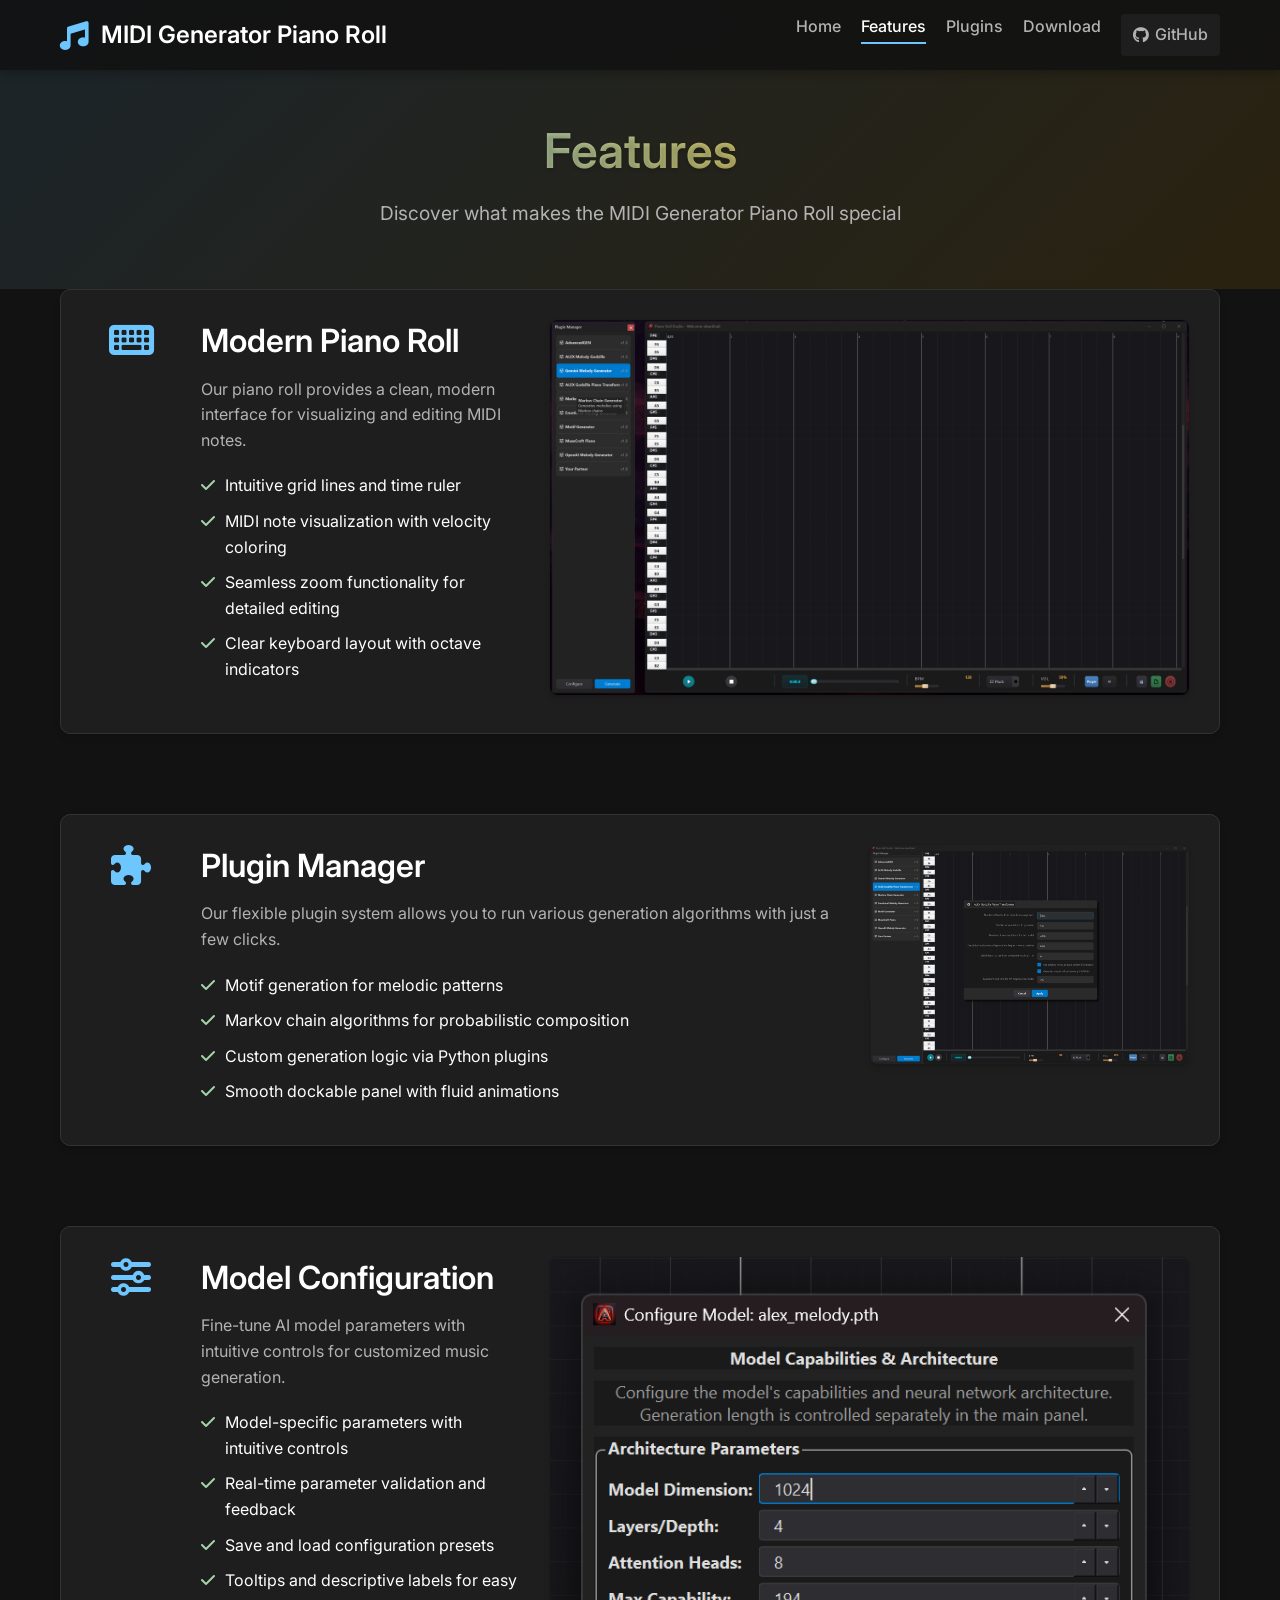
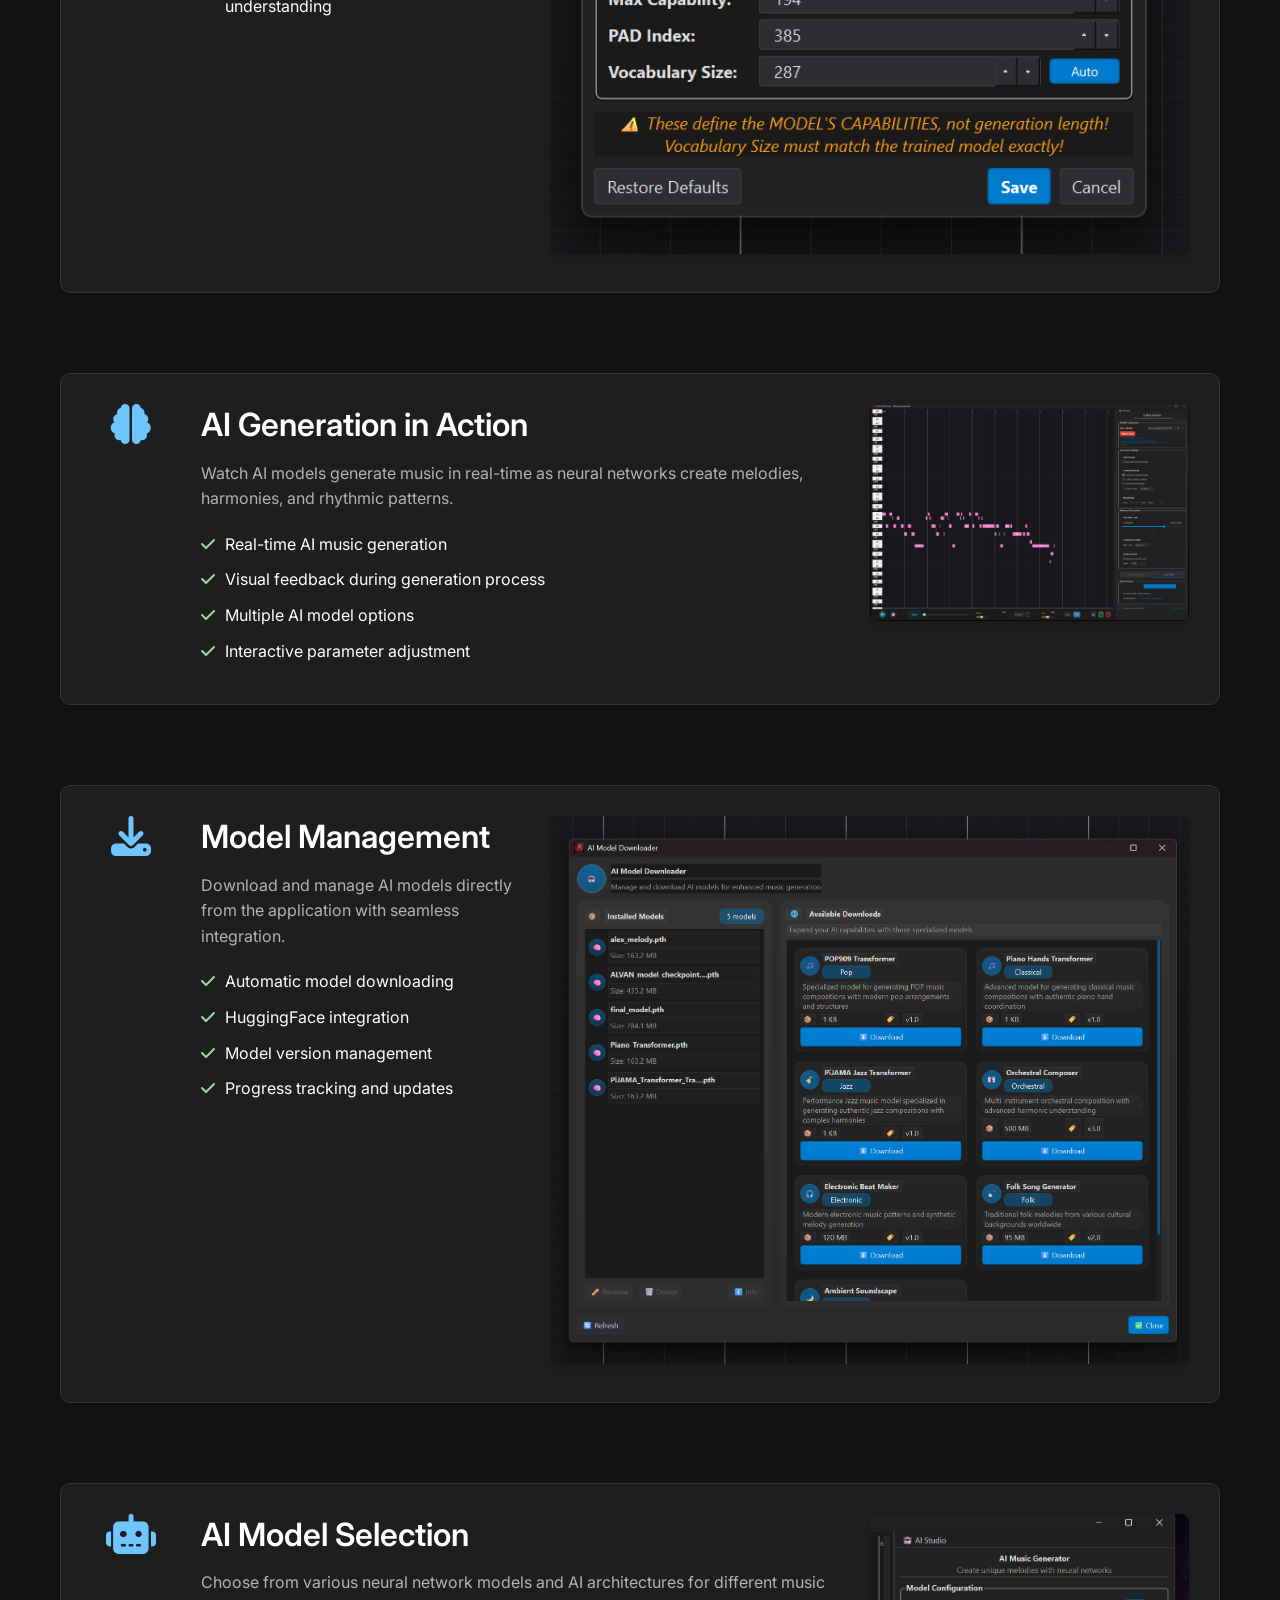
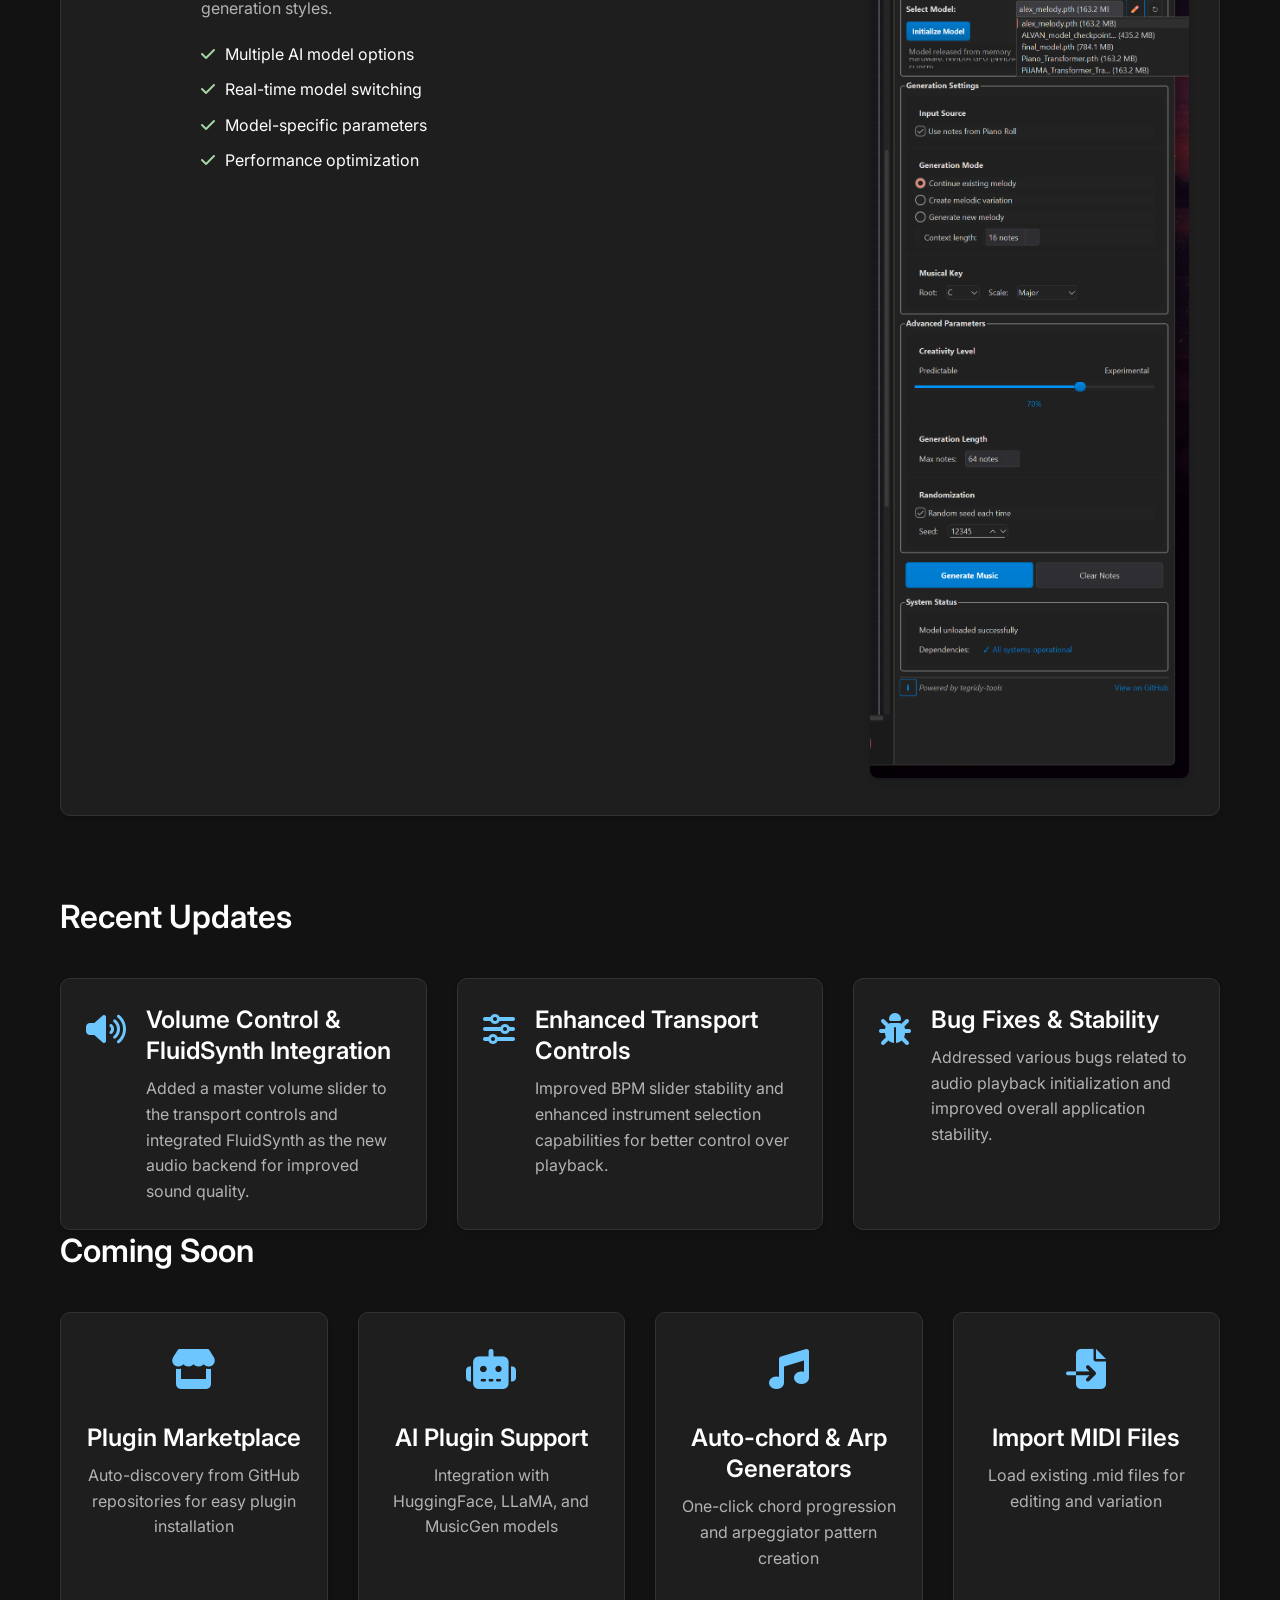
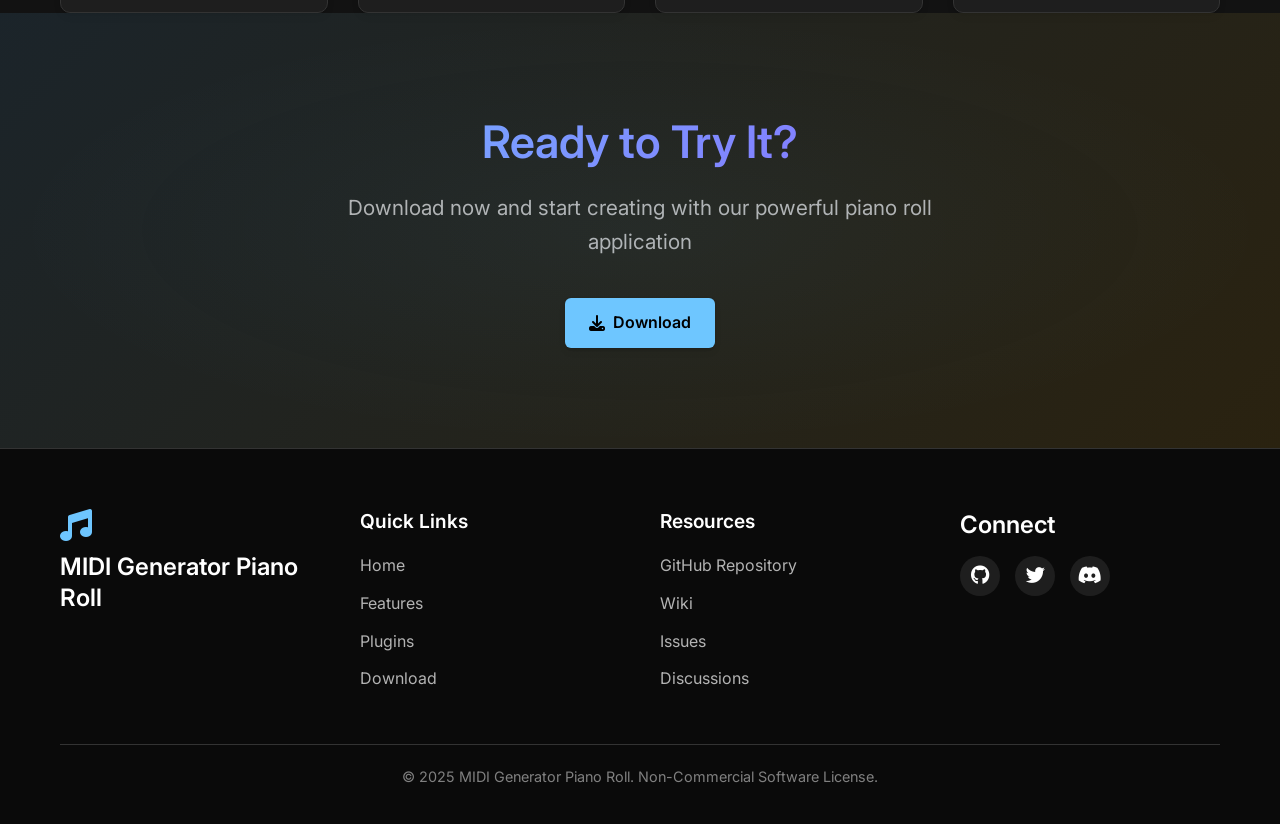
<file: docs/pages/features.html>
<!DOCTYPE html>
<html lang="en">
<head>
    <!-- GoatCounter Analytics -->
    <script data-goatcounter="https://midi-gen.goatcounter.com/count"
            async src="https://gc.zgo.at/count.js"></script>
    <!-- End GoatCounter Analytics -->    <meta charset="UTF-8">
    <meta name="viewport" content="width=device-width, initial-scale=1.0">
    <title>Features | MIDI Generator Piano Roll - AI Music Generation</title>
    <meta name="description" content="Explore powerful features of MIDI Generator Piano Roll: modern piano roll interface, AI plugins, FluidSynth playback, MIDI export, and Python extensibility for music creation.">
    <meta name="keywords" content="piano roll features, MIDI generator capabilities, AI music plugins, FluidSynth, MIDI export, music software features">
    <meta name="author" content="WebChatAppAi">
    <meta name="robots" content="index, follow">
    <link rel="canonical" href="https://webchatappai.github.io/midi-gen/pages/features.html">
    
    <!-- Open Graph / Facebook -->
    <meta property="og:type" content="website">
    <meta property="og:url" content="https://webchatappai.github.io/midi-gen/pages/features.html">
    <meta property="og:title" content="Features | MIDI Generator Piano Roll - AI Music Generation">
    <meta property="og:description" content="Explore powerful features: modern piano roll, AI plugins, FluidSynth playback, MIDI export, and Python extensibility.">
    <meta property="og:image" content="https://webchatappai.github.io/midi-gen/assets/img/piano-roll.png">
    
    <!-- Twitter -->
    <meta property="twitter:card" content="summary_large_image">
    <meta property="twitter:url" content="https://webchatappai.github.io/midi-gen/pages/features.html">
    <meta property="twitter:title" content="Features | MIDI Generator Piano Roll">
    <meta property="twitter:description" content="Modern piano roll, AI plugins, FluidSynth playback, MIDI export, and more.">
    <meta property="twitter:image" content="https://webchatappai.github.io/midi-gen/assets/img/piano-roll.png">
    <link rel="stylesheet" href="https://cdnjs.cloudflare.com/ajax/libs/font-awesome/6.4.0/css/all.min.css">
    <link rel="stylesheet" href="../assets/css/styles.css">
    <link rel="icon" type="image/x-icon" href="../assets/icons/app_icon.ico">
    <link rel="icon" type="image/png" sizes="128x128" href="../assets/icons/icon-128x128.png">
    <link rel="icon" type="image/png" sizes="96x96" href="../assets/icons/icon-96x96.png">
    <link rel="icon" type="image/png" sizes="72x72" href="../assets/icons/icon-72x72.png">
    <link rel="apple-touch-icon" sizes="128x128" href="../assets/icons/icon-128x128.png">
    <link href="https://fonts.googleapis.com/css2?family=Inter:wght@300;400;500;600;700&display=swap" rel="stylesheet">
</head>
<body>

    <header>
        <div class="header-container">
            <div class="logo">
                <i class="fas fa-music"></i>
                <h1>MIDI Generator Piano Roll</h1>
            </div>
            <nav>
                <ul>
                    <li><a href="../index.html">Home</a></li>
                    <li><a href="features.html" class="active">Features</a></li>
                    <li><a href="plugins.html">Plugins</a></li>
                    <li><a href="download.html">Download</a></li>
                    <li><a href="https://github.com/WebChatAppAi/midi-gen" class="github-btn"><i class="fab fa-github"></i> GitHub</a></li>
                </ul>
            </nav>
            <div class="menu-toggle">
                <i class="fas fa-bars"></i>
            </div>
        </div>
    </header>

    <section class="page-header">
        <div class="container">
            <h1>Features</h1>
            <p>Discover what makes the MIDI Generator Piano Roll special</p>
        </div>
    </section>

    <section class="features-list">
        <div class="container">
            <div class="feature-item">
                <div class="feature-icon">
                    <i class="fas fa-keyboard"></i>
                </div>
                <div class="feature-content">
                    <h2>Modern Piano Roll</h2>
                    <p>Our piano roll provides a clean, modern interface for visualizing and editing MIDI notes.</p>
                    <ul class="feature-details">
                        <li><i class="fas fa-check"></i> Intuitive grid lines and time ruler</li>
                        <li><i class="fas fa-check"></i> MIDI note visualization with velocity coloring</li>
                        <li><i class="fas fa-check"></i> Seamless zoom functionality for detailed editing</li>
                        <li><i class="fas fa-check"></i> Clear keyboard layout with octave indicators</li>
                    </ul>
                </div>
                <div class="feature-image">
                    <img src="../assets/img/piano-roll.png" alt="Piano Roll Interface" class="feature-img">
                </div>
            </div>

            <div class="feature-item reversed">
                <div class="feature-icon">
                    <i class="fas fa-puzzle-piece"></i>
                </div>
                <div class="feature-content">
                    <h2>Plugin Manager</h2>
                    <p>Our flexible plugin system allows you to run various generation algorithms with just a few clicks.</p>
                    <ul class="feature-details">
                        <li><i class="fas fa-check"></i> Motif generation for melodic patterns</li>
                        <li><i class="fas fa-check"></i> Markov chain algorithms for probabilistic composition</li>
                        <li><i class="fas fa-check"></i> Custom generation logic via Python plugins</li>
                        <li><i class="fas fa-check"></i> Smooth dockable panel with fluid animations</li>
                    </ul>
                </div>
                <div class="feature-image">
                    <img src="../assets/img/plugin-pera.png" alt="Plugin Manager" class="feature-img">
                </div>
            </div>

            <div class="feature-item">
                <div class="feature-icon">
                    <i class="fas fa-sliders-h"></i>
                </div>
                <div class="feature-content">
                    <h2>Model Configuration</h2>
                    <p>Fine-tune AI model parameters with intuitive controls for customized music generation.</p>
                    <ul class="feature-details">
                        <li><i class="fas fa-check"></i> Model-specific parameters with intuitive controls</li>
                        <li><i class="fas fa-check"></i> Real-time parameter validation and feedback</li>
                        <li><i class="fas fa-check"></i> Save and load configuration presets</li>
                        <li><i class="fas fa-check"></i> Tooltips and descriptive labels for easy understanding</li>
                    </ul>
                </div>
                <div class="feature-image">
                    <img src="../assets/img/model-config-dialog.png" alt="Parameter Dialog" class="feature-img">
                </div>
            </div>

            <div class="feature-item reversed">
                <div class="feature-icon">
                    <i class="fas fa-brain"></i>
                </div>
                <div class="feature-content">
                    <h2>AI Generation in Action</h2>
                    <p>Watch AI models generate music in real-time as neural networks create melodies, harmonies, and rhythmic patterns.</p>
                    <ul class="feature-details">
                        <li><i class="fas fa-check"></i> Real-time AI music generation</li>
                        <li><i class="fas fa-check"></i> Visual feedback during generation process</li>
                        <li><i class="fas fa-check"></i> Multiple AI model options</li>
                        <li><i class="fas fa-check"></i> Interactive parameter adjustment</li>
                    </ul>
                </div>
                <div class="feature-image">
                    <img src="../assets/img/ai-in-actions.png" alt="AI Generation in Action" class="feature-img">
                </div>
            </div>

            <div class="feature-item">
                <div class="feature-icon">
                    <i class="fas fa-download"></i>
                </div>
                <div class="feature-content">
                    <h2>Model Management</h2>
                    <p>Download and manage AI models directly from the application with seamless integration.</p>
                    <ul class="feature-details">
                        <li><i class="fas fa-check"></i> Automatic model downloading</li>
                        <li><i class="fas fa-check"></i> HuggingFace integration</li>
                        <li><i class="fas fa-check"></i> Model version management</li>
                        <li><i class="fas fa-check"></i> Progress tracking and updates</li>
                    </ul>
                </div>
                <div class="feature-image">
                    <img src="../assets/img/model-downloader.png" alt="Model Downloader" class="feature-img">
                </div>
            </div>

            <div class="feature-item reversed">
                <div class="feature-icon">
                    <i class="fas fa-robot"></i>
                </div>
                <div class="feature-content">
                    <h2>AI Model Selection</h2>
                    <p>Choose from various neural network models and AI architectures for different music generation styles.</p>
                    <ul class="feature-details">
                        <li><i class="fas fa-check"></i> Multiple AI model options</li>
                        <li><i class="fas fa-check"></i> Real-time model switching</li>
                        <li><i class="fas fa-check"></i> Model-specific parameters</li>
                        <li><i class="fas fa-check"></i> Performance optimization</li>
                    </ul>
                </div>
                <div class="feature-image">
                    <img src="../assets/img/ai-model-selector.png" alt="AI Model Selector" class="feature-img">
                </div>
            </div>
        </div>
    </section>

    <section class="recent-updates">
        <div class="container">
            <h2>Recent Updates</h2>
            <div class="updates-grid">
                <div class="update-item">
                    <div class="update-icon">
                        <i class="fas fa-volume-up"></i>
                    </div>
                    <div class="update-content">
                        <h3>Volume Control & FluidSynth Integration</h3>
                        <p>Added a master volume slider to the transport controls and integrated FluidSynth as the new audio backend for improved sound quality.</p>
                    </div>
                </div>
                <div class="update-item">
                    <div class="update-icon">
                        <i class="fas fa-sliders-h"></i>
                    </div>
                    <div class="update-content">
                        <h3>Enhanced Transport Controls</h3>
                        <p>Improved BPM slider stability and enhanced instrument selection capabilities for better control over playback.</p>
                    </div>
                </div>
                <div class="update-item">
                    <div class="update-icon">
                        <i class="fas fa-bug"></i>
                    </div>
                    <div class="update-content">
                        <h3>Bug Fixes & Stability</h3>
                        <p>Addressed various bugs related to audio playback initialization and improved overall application stability.</p>
                    </div>
                </div>
            </div>
        </div>
    </section>

    <section class="coming-soon">
        <div class="container">
            <h2>Coming Soon</h2>
            <div class="coming-soon-grid">
                <div class="coming-soon-item">
                    <div class="coming-soon-icon">
                        <i class="fas fa-store"></i>
                    </div>
                    <h3>Plugin Marketplace</h3>
                    <p>Auto-discovery from GitHub repositories for easy plugin installation</p>
                </div>
                <div class="coming-soon-item">
                    <div class="coming-soon-icon">
                        <i class="fas fa-robot"></i>
                    </div>
                    <h3>AI Plugin Support</h3>
                    <p>Integration with HuggingFace, LLaMA, and MusicGen models</p>
                </div>
                <div class="coming-soon-item">
                    <div class="coming-soon-icon">
                        <i class="fas fa-music"></i>
                    </div>
                    <h3>Auto-chord & Arp Generators</h3>
                    <p>One-click chord progression and arpeggiator pattern creation</p>
                </div>
                <div class="coming-soon-item">
                    <div class="coming-soon-icon">
                        <i class="fas fa-file-import"></i>
                    </div>
                    <h3>Import MIDI Files</h3>
                    <p>Load existing .mid files for editing and variation</p>
                </div>
            </div>
        </div>
    </section>

    <section class="cta-section">
        <div class="container">
            <h2>Ready to Try It?</h2>
            <p>Download now and start creating with our powerful piano roll application</p>
            <a href="https://github.com/WebChatAppAi/midi-gen/releases/download/V2.1-win-latest/MidiGenV2.zip" class="btn primary-btn"><i class="fas fa-download"></i> Download</a>
        </div>
    </section>

    <footer>
        <div class="container">
            <div class="footer-content">
                <div class="footer-logo">
                    <i class="fas fa-music"></i>
                    <h2>MIDI Generator Piano Roll</h2>
                </div>
                <div class="footer-links">
                    <h3>Quick Links</h3>
                    <ul>
                        <li><a href="../index.html">Home</a></li>
                        <li><a href="features.html">Features</a></li>
                        <li><a href="plugins.html">Plugins</a></li>
                        <li><a href="download.html">Download</a></li>
                    </ul>
                </div>
                <div class="footer-links">
                    <h3>Resources</h3>
                    <ul>
                        <li><a href="https://github.com/WebChatAppAi/midi-gen">GitHub Repository</a></li>
                        <li><a href="https://github.com/WebChatAppAi/midi-gen/wiki">Wiki</a></li>
                        <li><a href="https://github.com/WebChatAppAi/midi-gen/issues">Issues</a></li>
                        <li><a href="https://github.com/WebChatAppAi/midi-gen/discussions">Discussions</a></li>
                    </ul>
                </div>
                <div class="footer-social">
                    <h3>Connect</h3>                    <div class="social-icons">
                        <a href="https://github.com/WebChatAppAi" class="social-icon"><i class="fab fa-github"></i></a>
                        <a href="https://x.com/JonasMind95411" class="social-icon"><i class="fab fa-twitter"></i></a>
                        <a href="#" class="social-icon"><i class="fab fa-discord"></i></a>
                    </div>
                </div>
            </div>
            <div class="footer-bottom">
                <p>&copy; 2025 MIDI Generator Piano Roll. Non-Commercial Software License.</p>
            </div>
        </div>
    </footer>

    <script src="../assets/js/main.js"></script>

</body>
</html>
</file>
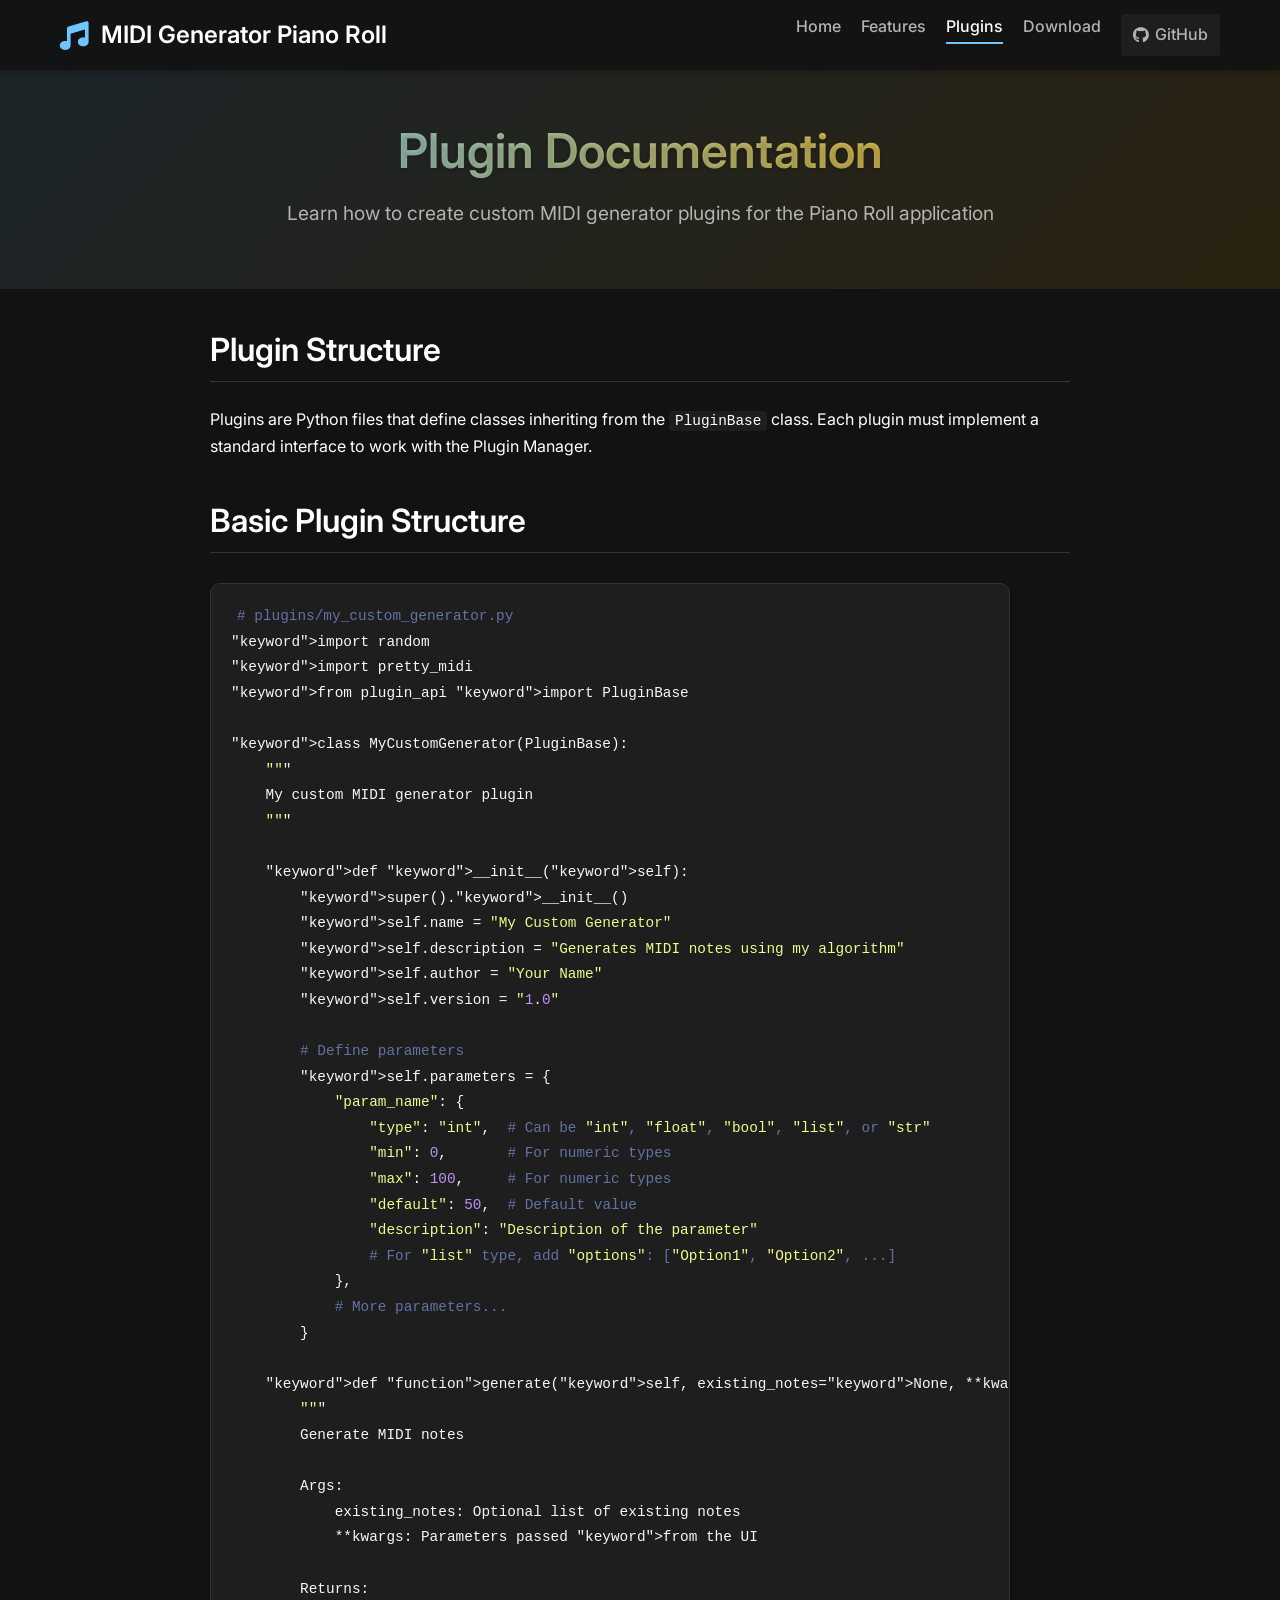
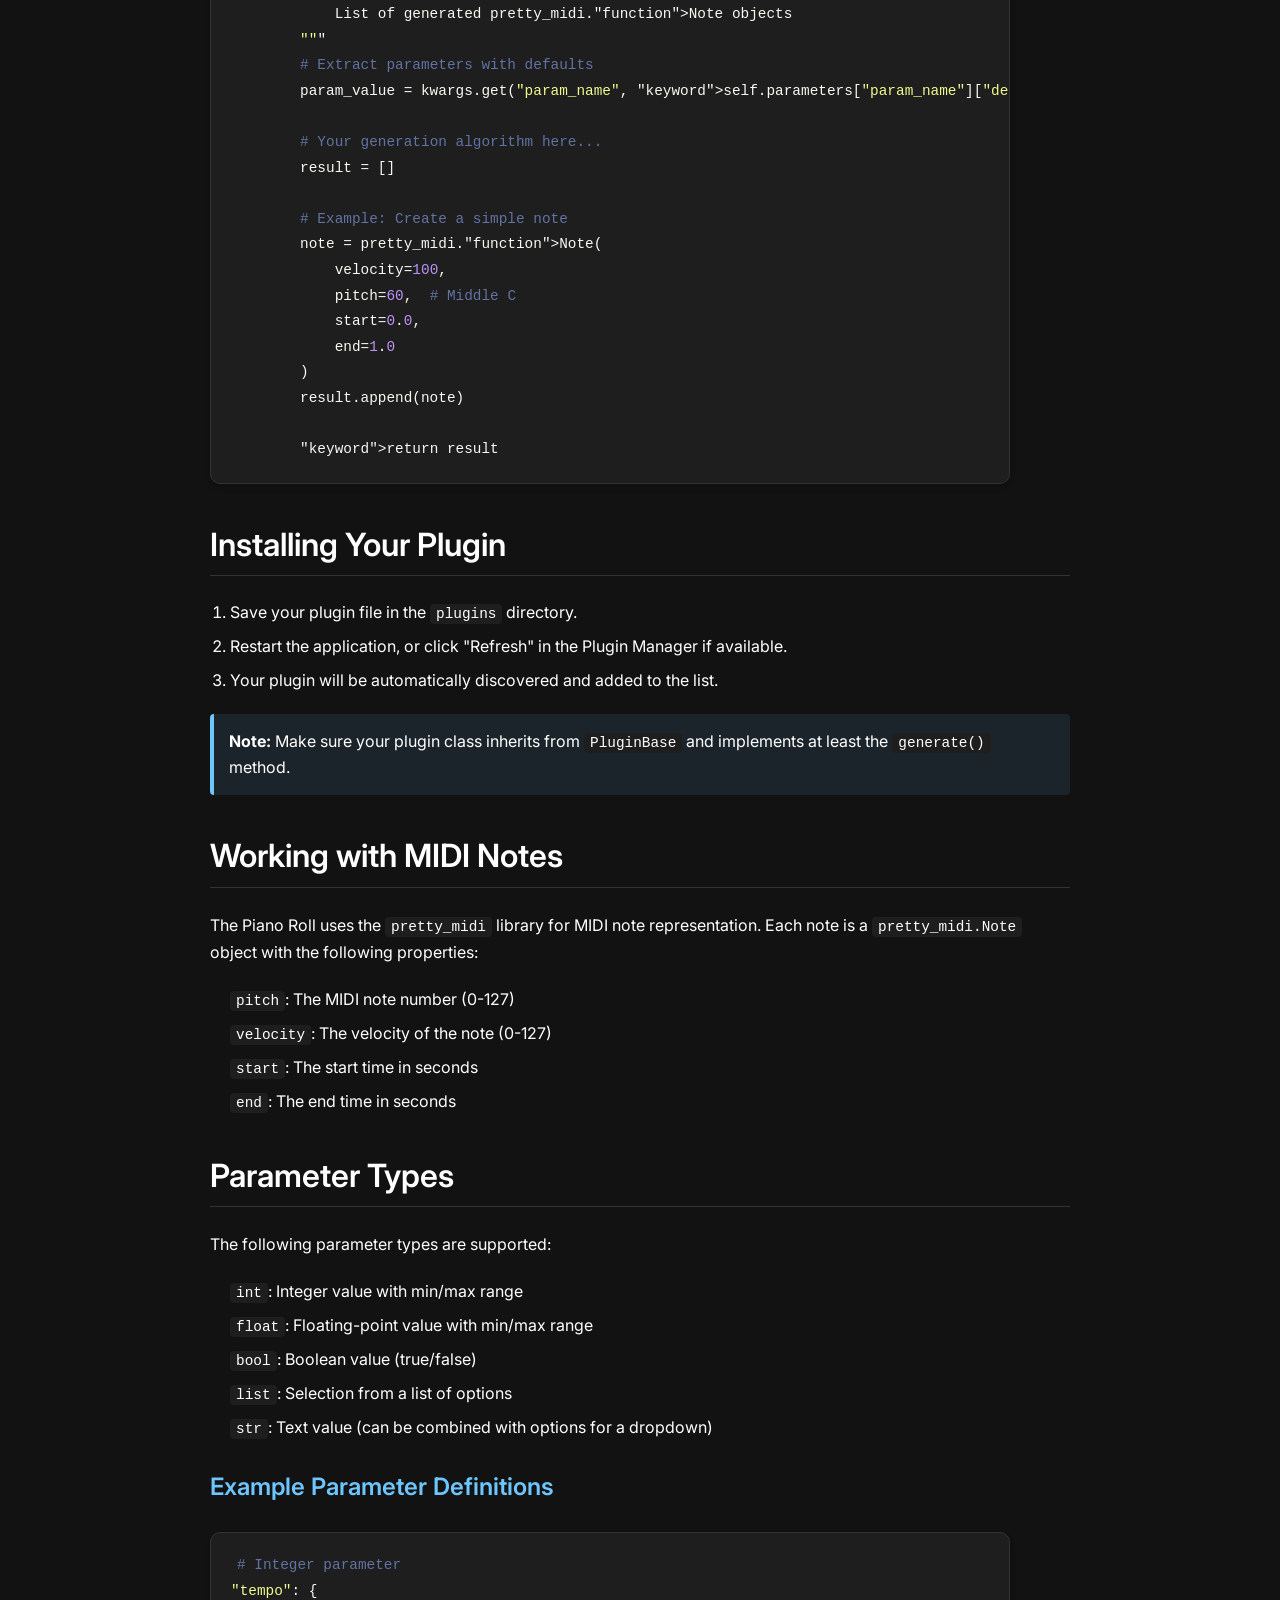
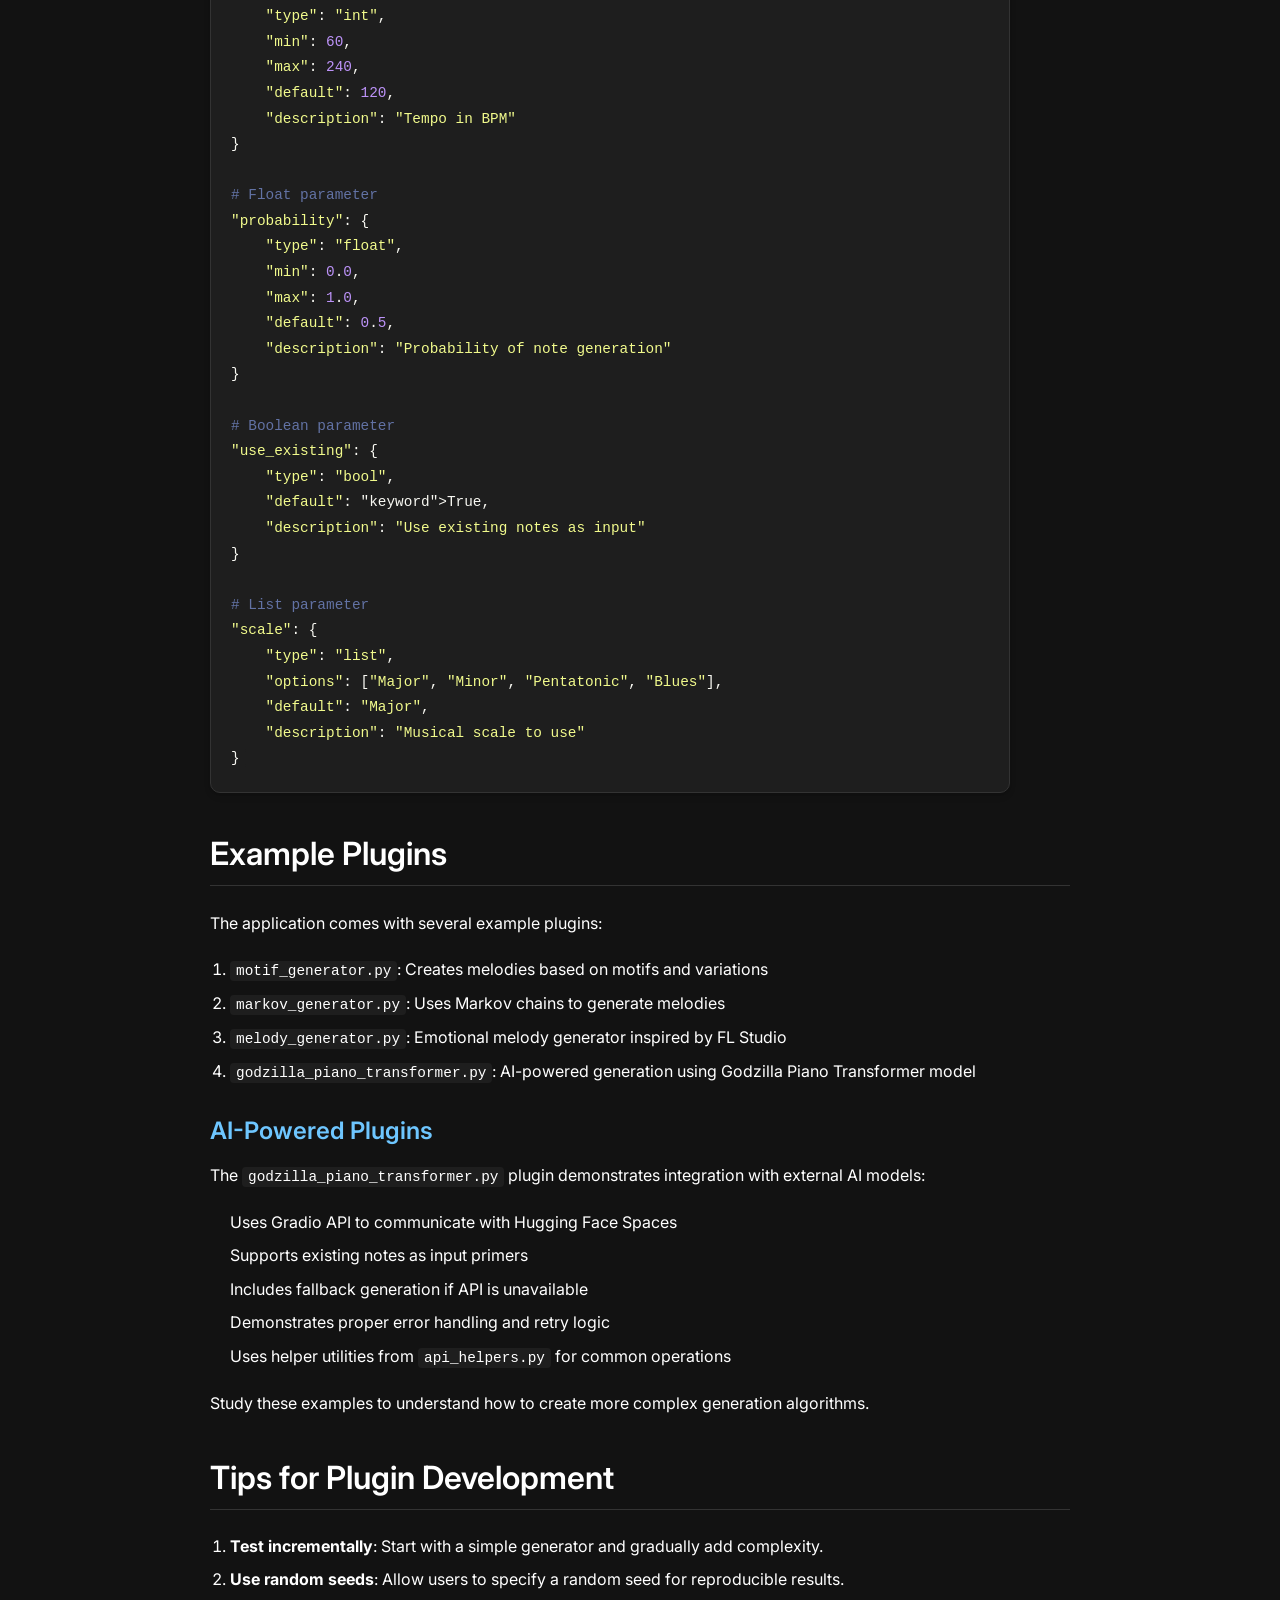
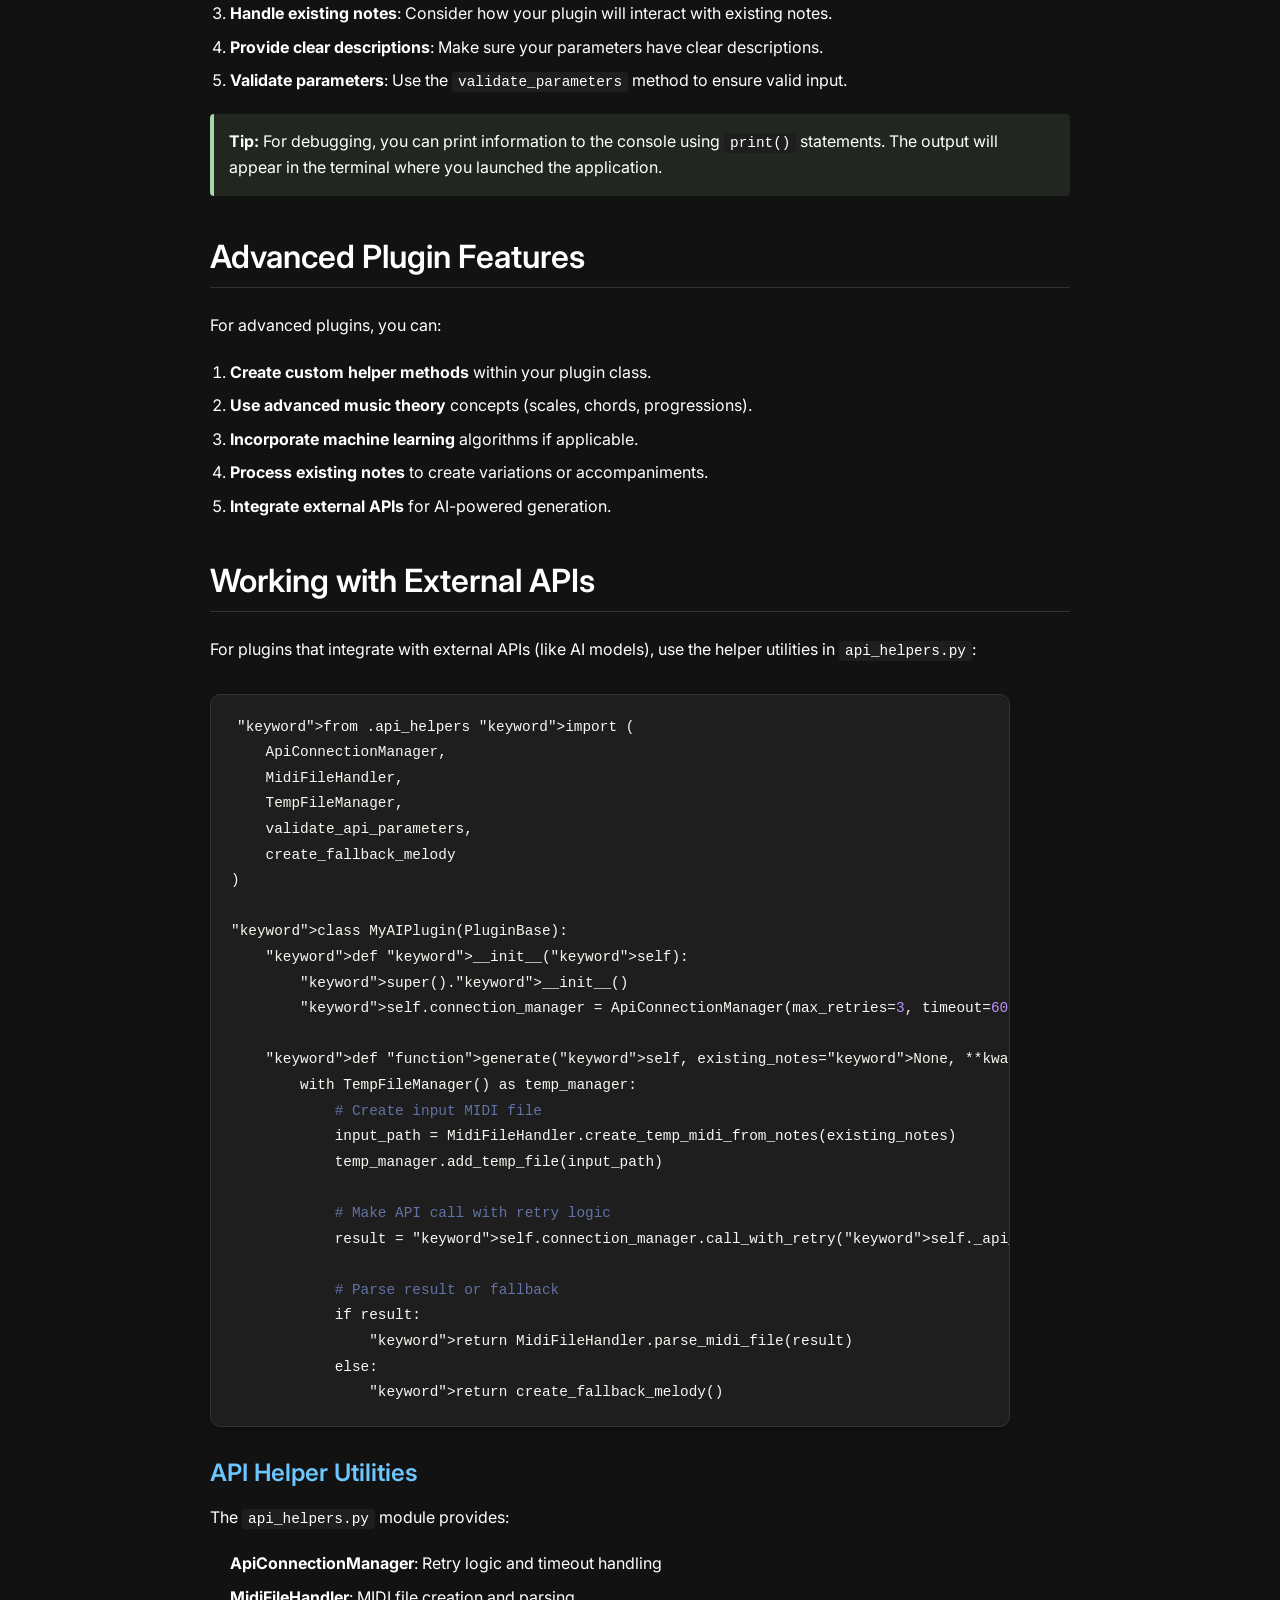
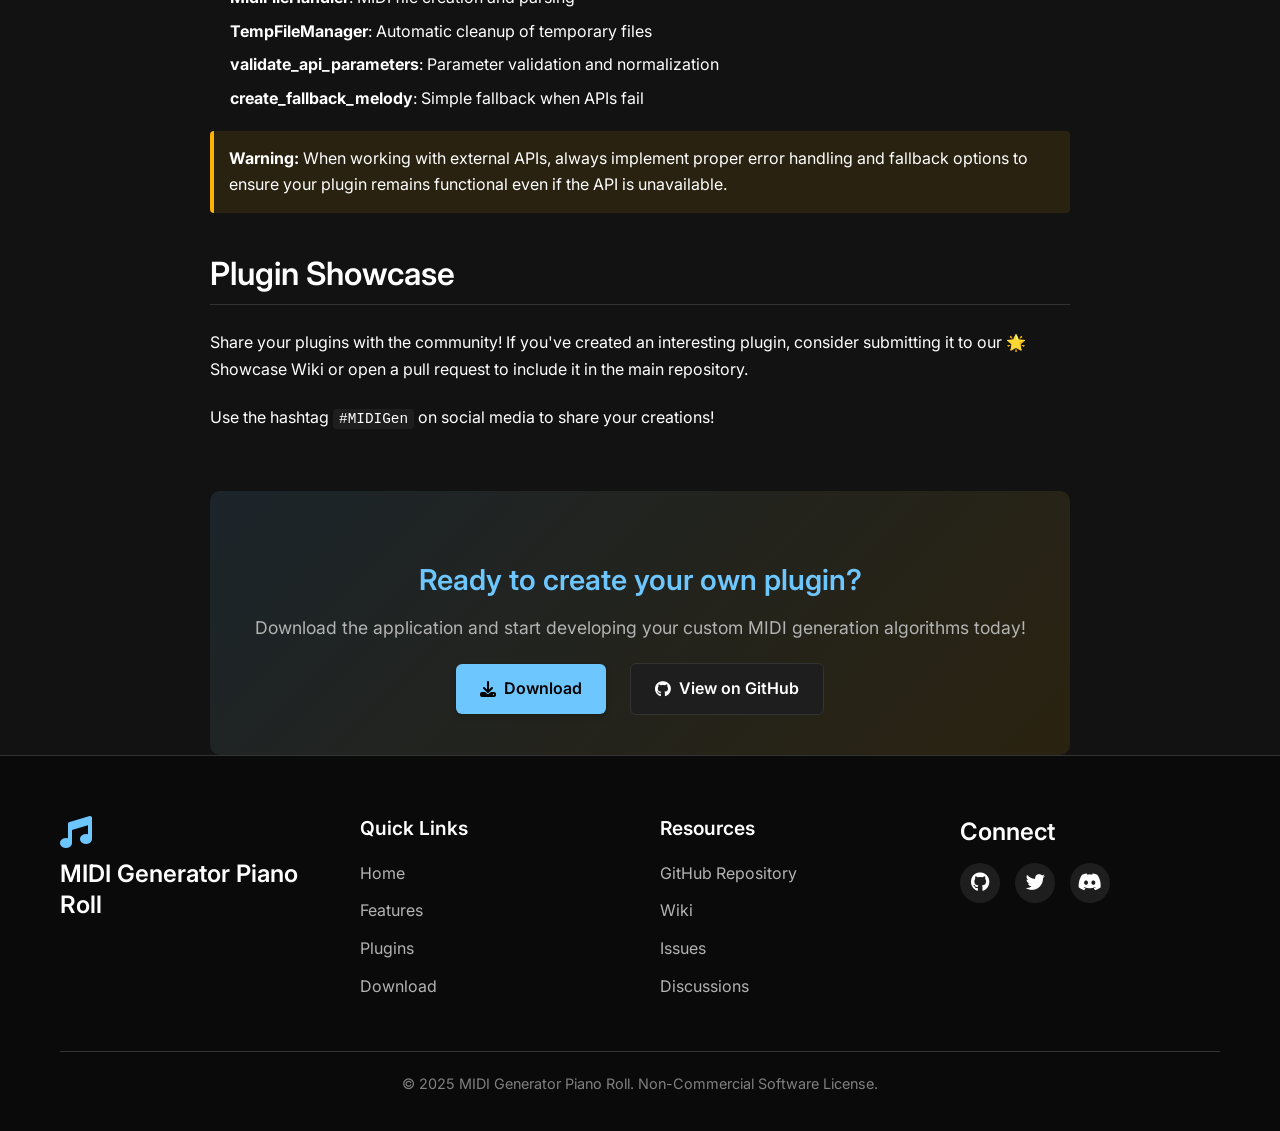
<file: docs/pages/plugins.html>
<!DOCTYPE html>
<html lang="en">
<head>
    <!-- GoatCounter Analytics -->
    <script data-goatcounter="https://midi-gen.goatcounter.com/count"
            async src="https://gc.zgo.at/count.js"></script>
    <!-- End GoatCounter Analytics -->    <meta charset="UTF-8">
    <meta name="viewport" content="width=device-width, initial-scale=1.0">
    <title>Plugin Documentation | MIDI Generator Piano Roll - Create Custom AI Music Plugins</title>
    <meta name="description" content="Learn to create custom MIDI generator plugins with Python. Complete documentation for AI music generation, plugin API, examples, and neural network integration.">
    <meta name="keywords" content="MIDI plugin development, Python music plugins, AI music generation API, plugin documentation, custom MIDI generators, neural network plugins">
    <meta name="author" content="WebChatAppAi">
    <meta name="robots" content="index, follow">
    <link rel="canonical" href="https://webchatappai.github.io/midi-gen/pages/plugins.html">
    
    <!-- Open Graph / Facebook -->
    <meta property="og:type" content="website">
    <meta property="og:url" content="https://webchatappai.github.io/midi-gen/pages/plugins.html">
    <meta property="og:title" content="Plugin Documentation | MIDI Generator Piano Roll">
    <meta property="og:description" content="Learn to create custom MIDI generator plugins with Python. Complete documentation for AI music generation and plugin development.">
    <meta property="og:image" content="https://webchatappai.github.io/midi-gen/assets/img/plugin-pera.png">
    
    <!-- Twitter -->
    <meta property="twitter:card" content="summary_large_image">
    <meta property="twitter:url" content="https://webchatappai.github.io/midi-gen/pages/plugins.html">
    <meta property="twitter:title" content="Plugin Documentation | MIDI Generator Piano Roll">
    <meta property="twitter:description" content="Create custom MIDI generator plugins with Python. Complete API documentation and examples.">
    <meta property="twitter:image" content="https://webchatappai.github.io/midi-gen/assets/img/plugin-pera.png">
    <link rel="stylesheet" href="https://cdnjs.cloudflare.com/ajax/libs/font-awesome/6.4.0/css/all.min.css">
    <link rel="stylesheet" href="../assets/css/styles.css">
    <link rel="icon" type="image/x-icon" href="../assets/icons/app_icon.ico">
    <link rel="icon" type="image/png" sizes="128x128" href="../assets/icons/icon-128x128.png">
    <link rel="icon" type="image/png" sizes="96x96" href="../assets/icons/icon-96x96.png">
    <link rel="icon" type="image/png" sizes="72x72" href="../assets/icons/icon-72x72.png">
    <link rel="apple-touch-icon" sizes="128x128" href="../assets/icons/icon-128x128.png">
    <link href="https://fonts.googleapis.com/css2?family=Inter:wght@300;400;500;600;700&display=swap" rel="stylesheet">
    <style>
        /* Additional styles for plugin documentation */
        .docs-content {
            max-width: 900px;
            margin: 0 auto;
            padding: 0 20px;
        }
        
        .docs-content h2 {
            margin-top: 40px;
            border-bottom: 1px solid var(--border-color);
            padding-bottom: 10px;
        }
        
        .docs-content h3 {
            margin-top: 30px;
            color: var(--primary-color);
        }
        
        .docs-content ul, .docs-content ol {
            margin-left: 20px;
            margin-bottom: 20px;
        }
        
        .docs-content ul li, .docs-content ol li {
            margin-bottom: 8px;
        }
        
        .docs-content p {
            margin-bottom: 20px;
            line-height: 1.7;
        }
        
        .docs-content code {
            font-family: 'Courier New', Courier, monospace;
            background-color: var(--card-bg);
            padding: 2px 6px;
            border-radius: 4px;
            font-size: 0.9em;
        }
        
        .docs-content .code-block {
            margin: 30px 0;
        }
        
        .example-tabs {
            display: flex;
            border-bottom: 1px solid var(--border-color);
            margin-bottom: 20px;
        }
        
        .example-tab {
            padding: 10px 20px;
            cursor: pointer;
            border-bottom: 2px solid transparent;
            font-weight: 500;
        }
        
        .example-tab.active {
            border-bottom: 2px solid var(--primary-color);
            color: var(--primary-color);
        }
        
        .example-content {
            display: none;
        }
        
        .example-content.active {
            display: block;
        }
        
        .plugin-note {
            background-color: rgba(110, 198, 255, 0.1);
            border-left: 4px solid var(--primary-color);
            padding: 15px;
            margin: 20px 0;
            border-radius: 4px;
        }
        
        .plugin-warning {
            background-color: rgba(255, 179, 0, 0.1);
            border-left: 4px solid var(--secondary-color);
            padding: 15px;
            margin: 20px 0;
            border-radius: 4px;
        }
        
        .plugin-tip {
            background-color: rgba(165, 214, 167, 0.1);
            border-left: 4px solid var(--accent-color);
            padding: 15px;
            margin: 20px 0;
            border-radius: 4px;
        }
        
        .table-container {
            overflow-x: auto;
            margin: 20px 0;
        }
        
        table {
            width: 100%;
            border-collapse: collapse;
        }
        
        th {
            background-color: var(--card-bg);
            border: 1px solid var(--border-color);
            padding: 12px;
            text-align: left;
        }
        
        td {
            border: 1px solid var(--border-color);
            padding: 12px;
        }
        
        tr:nth-child(even) {
            background-color: rgba(255, 255, 255, 0.05);
        }
    </style>
</head>
<body>

    <header>
        <div class="header-container">
            <div class="logo">
                <i class="fas fa-music"></i>
                <h1>MIDI Generator Piano Roll</h1>
            </div>
            <nav>
                <ul>
                    <li><a href="../index.html">Home</a></li>
                    <li><a href="features.html">Features</a></li>
                    <li><a href="plugins.html" class="active">Plugins</a></li>
                    <li><a href="download.html">Download</a></li>
                    <li><a href="https://github.com/WebChatAppAi/midi-gen" class="github-btn"><i class="fab fa-github"></i> GitHub</a></li>
                </ul>
            </nav>
            <div class="menu-toggle">
                <i class="fas fa-bars"></i>
            </div>
        </div>
    </header>

    <section class="page-header">
        <div class="container">
            <h1>Plugin Documentation</h1>
            <p>Learn how to create custom MIDI generator plugins for the Piano Roll application</p>
        </div>
    </section>

    <section class="plugin-docs">
        <div class="docs-content">
            <h2 id="plugin-structure">Plugin Structure</h2>
            <p>
                Plugins are Python files that define classes inheriting from the <code>PluginBase</code> class. 
                Each plugin must implement a standard interface to work with the Plugin Manager.
            </p>

            <h2 id="basic-plugin-structure">Basic Plugin Structure</h2>
            <div class="code-block">
                <pre><code># plugins/my_custom_generator.py
import random
import pretty_midi
from plugin_api import PluginBase

class MyCustomGenerator(PluginBase):
    """
    My custom MIDI generator plugin
    """
    
    def __init__(self):
        super().__init__()
        self.name = "My Custom Generator"
        self.description = "Generates MIDI notes using my algorithm"
        self.author = "Your Name"
        self.version = "1.0"
        
        # Define parameters
        self.parameters = {
            "param_name": {
                "type": "int",  # Can be "int", "float", "bool", "list", or "str"
                "min": 0,       # For numeric types
                "max": 100,     # For numeric types
                "default": 50,  # Default value
                "description": "Description of the parameter"
                # For "list" type, add "options": ["Option1", "Option2", ...]
            },
            # More parameters...
        }
    
    def generate(self, existing_notes=None, **kwargs):
        """
        Generate MIDI notes
        
        Args:
            existing_notes: Optional list of existing notes
            **kwargs: Parameters passed from the UI
            
        Returns:
            List of generated pretty_midi.Note objects
        """
        # Extract parameters with defaults
        param_value = kwargs.get("param_name", self.parameters["param_name"]["default"])
        
        # Your generation algorithm here...
        result = []
        
        # Example: Create a simple note
        note = pretty_midi.Note(
            velocity=100,
            pitch=60,  # Middle C
            start=0.0,
            end=1.0
        )
        result.append(note)
        
        return result</code></pre>
            </div>

            <h2 id="installing-plugins">Installing Your Plugin</h2>
            <ol>
                <li>Save your plugin file in the <code>plugins</code> directory.</li>
                <li>Restart the application, or click "Refresh" in the Plugin Manager if available.</li>
                <li>Your plugin will be automatically discovered and added to the list.</li>
            </ol>

            <div class="plugin-note">
                <strong>Note:</strong> Make sure your plugin class inherits from <code>PluginBase</code> and implements at least the <code>generate()</code> method.
            </div>

            <h2 id="working-with-midi-notes">Working with MIDI Notes</h2>
            <p>
                The Piano Roll uses the <code>pretty_midi</code> library for MIDI note representation. 
                Each note is a <code>pretty_midi.Note</code> object with the following properties:
            </p>
            <ul>
                <li><code>pitch</code>: The MIDI note number (0-127)</li>
                <li><code>velocity</code>: The velocity of the note (0-127)</li>
                <li><code>start</code>: The start time in seconds</li>
                <li><code>end</code>: The end time in seconds</li>
            </ul>

            <h2 id="parameter-types">Parameter Types</h2>
            <p>
                The following parameter types are supported:
            </p>
            <ul>
                <li><code>int</code>: Integer value with min/max range</li>
                <li><code>float</code>: Floating-point value with min/max range</li>
                <li><code>bool</code>: Boolean value (true/false)</li>
                <li><code>list</code>: Selection from a list of options</li>
                <li><code>str</code>: Text value (can be combined with options for a dropdown)</li>
            </ul>

            <h3>Example Parameter Definitions</h3>
            <div class="code-block">
                <pre><code># Integer parameter
"tempo": {
    "type": "int",
    "min": 60,
    "max": 240,
    "default": 120,
    "description": "Tempo in BPM"
}

# Float parameter
"probability": {
    "type": "float",
    "min": 0.0,
    "max": 1.0,
    "default": 0.5,
    "description": "Probability of note generation"
}

# Boolean parameter
"use_existing": {
    "type": "bool",
    "default": True,
    "description": "Use existing notes as input"
}

# List parameter
"scale": {
    "type": "list",
    "options": ["Major", "Minor", "Pentatonic", "Blues"],
    "default": "Major",
    "description": "Musical scale to use"
}</code></pre>
            </div>

            <h2 id="example-plugins">Example Plugins</h2>
            <p>
                The application comes with several example plugins:
            </p>
            <ol>
                <li><code>motif_generator.py</code>: Creates melodies based on motifs and variations</li>
                <li><code>markov_generator.py</code>: Uses Markov chains to generate melodies</li>
                <li><code>melody_generator.py</code>: Emotional melody generator inspired by FL Studio</li>
                <li><code>godzilla_piano_transformer.py</code>: AI-powered generation using Godzilla Piano Transformer model</li>
            </ol>

            <h3>AI-Powered Plugins</h3>
            <p>
                The <code>godzilla_piano_transformer.py</code> plugin demonstrates integration with external AI models:
            </p>
            <ul>
                <li>Uses Gradio API to communicate with Hugging Face Spaces</li>
                <li>Supports existing notes as input primers</li>
                <li>Includes fallback generation if API is unavailable</li>
                <li>Demonstrates proper error handling and retry logic</li>
                <li>Uses helper utilities from <code>api_helpers.py</code> for common operations</li>
            </ul>
            <p>
                Study these examples to understand how to create more complex generation algorithms.
            </p>

            <h2 id="tips-for-plugin-development">Tips for Plugin Development</h2>
            <ol>
                <li><strong>Test incrementally</strong>: Start with a simple generator and gradually add complexity.</li>
                <li><strong>Use random seeds</strong>: Allow users to specify a random seed for reproducible results.</li>
                <li><strong>Handle existing notes</strong>: Consider how your plugin will interact with existing notes.</li>
                <li><strong>Provide clear descriptions</strong>: Make sure your parameters have clear descriptions.</li>
                <li><strong>Validate parameters</strong>: Use the <code>validate_parameters</code> method to ensure valid input.</li>
            </ol>

            <div class="plugin-tip">
                <strong>Tip:</strong> For debugging, you can print information to the console using <code>print()</code> statements. The output will appear in the terminal where you launched the application.
            </div>

            <h2 id="advanced-plugin-features">Advanced Plugin Features</h2>
            <p>
                For advanced plugins, you can:
            </p>
            <ol>
                <li><strong>Create custom helper methods</strong> within your plugin class.</li>
                <li><strong>Use advanced music theory</strong> concepts (scales, chords, progressions).</li>
                <li><strong>Incorporate machine learning</strong> algorithms if applicable.</li>
                <li><strong>Process existing notes</strong> to create variations or accompaniments.</li>
                <li><strong>Integrate external APIs</strong> for AI-powered generation.</li>
            </ol>

            <h2 id="working-with-external-apis">Working with External APIs</h2>
            <p>
                For plugins that integrate with external APIs (like AI models), use the helper utilities in <code>api_helpers.py</code>:
            </p>
            <div class="code-block">
                <pre><code>from .api_helpers import (
    ApiConnectionManager,
    MidiFileHandler, 
    TempFileManager,
    validate_api_parameters,
    create_fallback_melody
)

class MyAIPlugin(PluginBase):
    def __init__(self):
        super().__init__()
        self.connection_manager = ApiConnectionManager(max_retries=3, timeout=60)
    
    def generate(self, existing_notes=None, **kwargs):
        with TempFileManager() as temp_manager:
            # Create input MIDI file
            input_path = MidiFileHandler.create_temp_midi_from_notes(existing_notes)
            temp_manager.add_temp_file(input_path)
            
            # Make API call with retry logic
            result = self.connection_manager.call_with_retry(self._api_call, input_path, **kwargs)
            
            # Parse result or fallback
            if result:
                return MidiFileHandler.parse_midi_file(result)
            else:
                return create_fallback_melody()</code></pre>
            </div>

            <h3>API Helper Utilities</h3>
            <p>
                The <code>api_helpers.py</code> module provides:
            </p>
            <ul>
                <li><strong>ApiConnectionManager</strong>: Retry logic and timeout handling</li>
                <li><strong>MidiFileHandler</strong>: MIDI file creation and parsing</li>
                <li><strong>TempFileManager</strong>: Automatic cleanup of temporary files</li>
                <li><strong>validate_api_parameters</strong>: Parameter validation and normalization</li>
                <li><strong>create_fallback_melody</strong>: Simple fallback when APIs fail</li>
            </ul>

            <div class="plugin-warning">
                <strong>Warning:</strong> When working with external APIs, always implement proper error handling and fallback options to ensure your plugin remains functional even if the API is unavailable.
            </div>

            <h2 id="plugin-showcase">Plugin Showcase</h2>
            <p>
                Share your plugins with the community! If you've created an interesting plugin, consider submitting it to our <a href="https://github.com/WebChatAppAi/midi-gen/wiki/Showcase">🌟 Showcase Wiki</a> or open a pull request to include it in the main repository.
            </p>
            <p>
                Use the hashtag <code>#MIDIGen</code> on social media to share your creations!
            </p>

            <div class="cta-box">
                <h3>Ready to create your own plugin?</h3>
                <p>Download the application and start developing your custom MIDI generation algorithms today!</p>
                <a href="download.html" class="btn primary-btn"><i class="fas fa-download"></i> Download</a>
                <a href="https://github.com/WebChatAppAi/midi-gen" class="btn secondary-btn"><i class="fab fa-github"></i> View on GitHub</a>
            </div>
        </div>
    </section>

    <footer>
        <div class="container">
            <div class="footer-content">
                <div class="footer-logo">
                    <i class="fas fa-music"></i>
                    <h2>MIDI Generator Piano Roll</h2>
                </div>
                <div class="footer-links">
                    <h3>Quick Links</h3>
                    <ul>
                        <li><a href="../index.html">Home</a></li>
                        <li><a href="features.html">Features</a></li>
                        <li><a href="plugins.html">Plugins</a></li>
                        <li><a href="download.html">Download</a></li>
                    </ul>
                </div>
                <div class="footer-links">
                    <h3>Resources</h3>
                    <ul>
                        <li><a href="https://github.com/WebChatAppAi/midi-gen">GitHub Repository</a></li>
                        <li><a href="https://github.com/WebChatAppAi/midi-gen/wiki">Wiki</a></li>
                        <li><a href="https://github.com/WebChatAppAi/midi-gen/issues">Issues</a></li>
                        <li><a href="https://github.com/WebChatAppAi/midi-gen/discussions">Discussions</a></li>
                    </ul>
                </div>
                <div class="footer-social">
                    <h3>Connect</h3>                    <div class="social-icons">
                        <a href="https://github.com/WebChatAppAi" class="social-icon"><i class="fab fa-github"></i></a>
                        <a href="https://x.com/JonasMind95411" class="social-icon"><i class="fab fa-twitter"></i></a>
                        <a href="#" class="social-icon"><i class="fab fa-discord"></i></a>
                    </div>
                </div>
            </div>
            <div class="footer-bottom">
                <p>&copy; 2025 MIDI Generator Piano Roll. Non-Commercial Software License.</p>
            </div>
        </div>
    </footer>

    <script src="../assets/js/main.js"></script>
    <script>
        // Plugin examples tab functionality
        document.addEventListener('DOMContentLoaded', function() {
            const tabs = document.querySelectorAll('.example-tab');
            const contents = document.querySelectorAll('.example-content');
            
            tabs.forEach(tab => {
                tab.addEventListener('click', () => {
                    const target = tab.dataset.target;
                    
                    // Remove active class from all tabs and contents
                    tabs.forEach(t => t.classList.remove('active'));
                    contents.forEach(c => c.classList.remove('active'));
                    
                    // Add active class to clicked tab and corresponding content
                    tab.classList.add('active');
                    document.getElementById(target).classList.add('active');
                });
            });
        });
    </script>

</body>
</html>
</file>
<file: docs/assets/css/styles.css>
/* Base Styles and Variables */
:root {
    --primary-color: #6ec6ff;
    --secondary-color: #ffb300;
    --accent-color: #a5d6a7;
    --dark-bg: #121212;
    --darker-bg: #0a0a0a;
    --card-bg: #1e1e1e;
    --border-color: #333;
    --text-primary: #ffffff;
    --text-secondary: #b3b3b3;
    --text-tertiary: #808080;
    --header-height: 70px;
    --transition-speed: 0.3s;
    --box-shadow: 0 4px 6px rgba(0, 0, 0, 0.1), 0 1px 3px rgba(0, 0, 0, 0.08);
    --card-shadow: 0 8px 16px rgba(0, 0, 0, 0.2);
    --glow-effect: 0 0 10px rgba(110, 198, 255, 0.5);
}

/* Reset and Base Styles */
* {
    margin: 0;
    padding: 0;
    box-sizing: border-box;
}

html {
    scroll-behavior: smooth;
}

body {
    font-family: 'Inter', -apple-system, BlinkMacSystemFont, 'Segoe UI', Roboto, Oxygen, Ubuntu, Cantarell, 'Open Sans', 'Helvetica Neue', sans-serif;
    background-color: var(--dark-bg);
    color: var(--text-primary);
    line-height: 1.6;
    overflow-x: hidden;
}

.container {
    width: 100%;
    max-width: 1200px;
    margin: 0 auto;
    padding: 0 20px;
}

a {
    text-decoration: none;
    color: inherit;
    transition: var(--transition-speed);
}

ul {
    list-style: none;
}

img {
    max-width: 100%;
    height: auto;
    border-radius: 8px;
}

/* Typography */
h1, h2, h3, h4, h5, h6 {
    font-weight: 600;
    line-height: 1.3;
    margin-bottom: 1rem;
}

h1 {
    font-size: 2.5rem;
}

h2 {
    font-size: 2rem;
    margin-bottom: 1.5rem;
}

h3 {
    font-size: 1.5rem;
}

p {
    margin-bottom: 1rem;
}

.section-description {
    font-size: 1.2rem;
    color: var(--text-secondary);
    margin-bottom: 2rem;
    text-align: center;
    max-width: 800px;
    margin-left: auto;
    margin-right: auto;
}

code {
    font-family: 'Courier New', Courier, monospace;
    background-color: rgba(0, 0, 0, 0.3);
    padding: 0.2em 0.4em;
    border-radius: 3px;
    font-size: 0.9em;
}

/* Header */
header {
    position: fixed;
    top: 0;
    left: 0;
    width: 100%;
    height: var(--header-height);
    background-color: rgba(18, 18, 18, 0.9);
    backdrop-filter: blur(10px);
    -webkit-backdrop-filter: blur(10px);
    z-index: 1000;
    box-shadow: 0 2px 10px rgba(0, 0, 0, 0.3);
    transition: var(--transition-speed);
}

.header-container {
    display: flex;
    justify-content: space-between;
    align-items: center;
    height: 100%;
    max-width: 1200px;
    margin: 0 auto;
    padding: 0 20px;
}

.logo {
    display: flex;
    align-items: center;
    gap: 12px;
}

.logo i {
    font-size: 1.8rem;
    color: var(--primary-color);
}

.logo h1 {
    font-size: 1.5rem;
    margin-bottom: 0;
}

nav ul {
    display: flex;
    gap: 20px;
}

nav a {
    position: relative;
    padding: 8px 0;
    color: var(--text-secondary);
    font-weight: 500;
}

nav a:hover, nav a.active {
    color: var(--text-primary);
}

nav a::after {
    content: '';
    position: absolute;
    bottom: 0;
    left: 0;
    width: 0;
    height: 2px;
    background-color: var(--primary-color);
    transition: var(--transition-speed);
}

nav a:hover::after, nav a.active::after {
    width: 100%;
}

.github-btn {
    display: flex;
    align-items: center;
    gap: 6px;
    background-color: var(--card-bg);
    padding: 8px 12px;
    border-radius: 4px;
    font-weight: 500;
}

.github-btn:hover {
    background-color: var(--border-color);
}

.menu-toggle {
    display: none;
    font-size: 1.5rem;
    cursor: pointer;
}

/* Hero Section */
.hero {
    position: relative;
    height: 100vh;
    display: flex;
    align-items: center;
    justify-content: center;
    text-align: center;
    padding-top: var(--header-height);
    background: linear-gradient(135deg, #0d0d0d, #1a1a1a);
    overflow: hidden;
}

.hero::before {
    content: '';
    position: absolute;
    top: 0;
    left: 0;
    width: 100%;
    height: 100%;
    background: linear-gradient(45deg, rgba(110, 198, 255, 0.1), rgba(255, 179, 0, 0.1));
    z-index: 1;
}

.hero::after {
    content: '';
    position: absolute;
    top: 0;
    left: 0;
    width: 100%;
    height: 100%;
    background-image: url('[data-uri]');
    opacity: 0.1;
    z-index: 1;
}

.hero-overlay {
    position: absolute;
    top: 0;
    left: 0;
    width: 100%;
    height: 100%;
    background: radial-gradient(ellipse at center, rgba(0, 0, 0, 0) 0%, rgba(0, 0, 0, 0.6) 100%);
    z-index: 2;
}

/* Hero Particles Background */
.hero-particles {
    position: absolute;
    top: 0;
    left: 0;
    width: 100%;
    height: 100%;
    background: url('data:image/svg+xml,<svg xmlns="http://www.w3.org/2000/svg" width="100" height="100" viewBox="0 0 100 100"><circle cx="20" cy="20" r="1" fill="%236ec6ff" opacity="0.6"><animate attributeName="opacity" values="0.6;1;0.6" dur="3s" repeatCount="indefinite"/></circle><circle cx="80" cy="30" r="0.8" fill="%23ffb300" opacity="0.4"><animate attributeName="opacity" values="0.4;0.8;0.4" dur="4s" repeatCount="indefinite"/></circle><circle cx="50" cy="70" r="1.2" fill="%236ec6ff" opacity="0.5"><animate attributeName="opacity" values="0.5;1;0.5" dur="2.5s" repeatCount="indefinite"/></circle></svg>') repeat;
    z-index: 1;
    animation: float-particles 20s linear infinite;
}

@keyframes float-particles {
    0% { transform: translateY(0px) translateX(0px); }
    25% { transform: translateY(-20px) translateX(10px); }
    50% { transform: translateY(-10px) translateX(-5px); }
    75% { transform: translateY(-30px) translateX(15px); }
    100% { transform: translateY(0px) translateX(0px); }
}

.hero-content {
    position: relative;
    z-index: 3;
    max-width: 900px;
    padding: 0 20px;
    margin: 0 auto;
    display: flex;
    flex-direction: column;
    align-items: center;
    justify-content: center;
}

.hero-badge,
.hero-content h1,
.hero-subtitle,
.hero-features,
.hero-buttons,
.hero-stats {
    align-self: center;
}

/* Hero Badge */
.hero-badge {
    display: inline-flex;
    align-items: center;
    gap: 8px;
    background: rgba(110, 198, 255, 0.1);
    border: 1px solid rgba(110, 198, 255, 0.3);
    padding: 8px 16px;
    border-radius: 25px;
    font-size: 0.9rem;
    font-weight: 600;
    color: var(--primary-color);
    margin-bottom: 20px;
    position: relative;
    backdrop-filter: blur(10px);
}

.badge-pulse {
    position: absolute;
    top: -2px;
    left: -2px;
    right: -2px;
    bottom: -2px;
    border-radius: 25px;
    background: linear-gradient(45deg, var(--primary-color), var(--secondary-color));
    opacity: 0.3;
    animation: badge-pulse 2s ease-in-out infinite;
    z-index: -1;
}

@keyframes badge-pulse {
    0%, 100% { opacity: 0.3; transform: scale(1); }
    50% { opacity: 0.6; transform: scale(1.05); }
}

.hero-content h1 {
    font-size: 3.8rem;
    margin-bottom: 1.5rem;
    line-height: 1.1;
    font-weight: 700;
    color: var(--text-primary);
}

.gradient-text {
    background: linear-gradient(135deg, var(--primary-color), var(--secondary-color));
    -webkit-background-clip: text;
    background-clip: text;
    color: transparent;
    position: relative;
}

.hero-subtitle {
    font-size: 1.4rem;
    color: var(--text-secondary);
    margin-bottom: 2.5rem;
    max-width: 700px;
    margin-left: auto;
    margin-right: auto;
    line-height: 1.5;
}

/* Hero Features */
.hero-features {
    display: flex;
    justify-content: center;
    gap: 30px;
    margin-bottom: 3rem;
    flex-wrap: wrap;
}

.hero-feature {
    display: flex;
    align-items: center;
    gap: 8px;
    background: rgba(255, 255, 255, 0.05);
    padding: 10px 16px;
    border-radius: 20px;
    border: 1px solid rgba(255, 255, 255, 0.1);
    color: var(--text-secondary);
    font-weight: 500;
    transition: all 0.3s ease;
}

.hero-feature:hover {
    background: rgba(110, 198, 255, 0.1);
    border-color: rgba(110, 198, 255, 0.3);
    color: var(--primary-color);
    transform: translateY(-2px);
}

.hero-feature i {
    color: var(--primary-color);
    font-size: 1.1rem;
}

.hero-buttons {
    display: flex;
    gap: 15px;
    justify-content: center;
    flex-wrap: wrap;
    margin-bottom: 3rem;
}

.hero-cta {
    position: relative;
    padding: 16px 24px;
    font-size: 1.1rem;
    background: linear-gradient(135deg, var(--primary-color), #4dabf7);
    box-shadow: 0 4px 15px rgba(110, 198, 255, 0.4);
    animation: hero-cta-pulse 3s ease-in-out infinite;
}

@keyframes hero-cta-pulse {
    0%, 100% { transform: scale(1); box-shadow: 0 4px 15px rgba(110, 198, 255, 0.4); }
    50% { transform: scale(1.02); box-shadow: 0 6px 25px rgba(110, 198, 255, 0.6); }
}

.btn-text {
    display: flex;
    flex-direction: column;
    align-items: flex-start;
    line-height: 1.2;
}

.btn-text small {
    font-size: 0.8rem;
    opacity: 0.8;
    font-weight: 400;
}

.demo-btn {
    position: relative;
    overflow: hidden;
}

.demo-btn::after {
    content: '';
    position: absolute;
    top: 0;
    left: -100%;
    width: 100%;
    height: 100%;
    background: linear-gradient(90deg, transparent, rgba(255, 255, 255, 0.2), transparent);
    transition: left 0.5s ease;
}

.demo-btn:hover::after {
    left: 100%;
}

.github-link {
    border-color: rgba(255, 255, 255, 0.2);
}

.github-stats {
    display: flex;
    flex-direction: column;
    align-items: flex-start;
    line-height: 1.2;
}

.github-stats small {
    font-size: 0.8rem;
    opacity: 0.8;
}

/* Hero Stats */
.hero-stats {
    display: flex;
    justify-content: center;
    align-items: center;
    gap: 20px;
    margin-bottom: 4rem;
    flex-wrap: wrap;
}

.stat-item-hero {
    text-align: center;
}

.stat-number-hero {
    font-size: 1.8rem;
    font-weight: 700;
    color: var(--primary-color);
    margin-bottom: 4px;
}

.stat-label-hero {
    font-size: 0.9rem;
    color: var(--text-secondary);
    text-transform: uppercase;
    letter-spacing: 1px;
}

.stat-divider {
    color: var(--text-secondary);
    opacity: 0.5;
    font-size: 1.2rem;
}

/* Scroll Indicator */
.scroll-indicator {
    position: relative;
    margin-top: 2.5rem;
    bottom: auto;
    left: 10%;
    transform: translateX(-50%);
    text-align: center;
    color: var(--text-secondary);
    cursor: pointer;
    transition: all 0.3s ease;
}

.scroll-indicator:hover {
    color: var(--primary-color);
    transform: translateX(-50%) translateY(-5px);
}

.scroll-arrow {
    margin-bottom: 8px;
    animation: bounce 2s infinite;
}

.scroll-indicator span {
    font-size: 0.9rem;
    text-transform: uppercase;
    letter-spacing: 1px;
}

@keyframes bounce {
    0%, 20%, 50%, 80%, 100% { transform: translateY(0); }
    40% { transform: translateY(-10px); }
    60% { transform: translateY(-5px); }
}

/* Buttons */
.btn {
    display: inline-flex;
    align-items: center;
    gap: 8px;
    padding: 12px 24px;
    border-radius: 6px;
    font-weight: 600;
    transition: all 0.3s ease;
    font-size: 1rem;
}

.primary-btn {
    background-color: var(--primary-color);
    color: #000;
    box-shadow: var(--box-shadow);
    position: relative;
    z-index: 1;
}

.primary-btn:hover {
    transform: translateY(-2px);
    box-shadow: var(--glow-effect), var(--box-shadow);
}

.secondary-btn {
    background-color: var(--card-bg);
    color: var(--text-primary);
    border: 1px solid var(--border-color);
}

.secondary-btn:hover {
    background-color: var(--border-color);
    transform: translateY(-2px);
}

.outline-btn {
    border: 1px solid var(--primary-color);
    color: var(--primary-color);
    background-color: transparent;
}

.outline-btn:hover {
    background-color: rgba(110, 198, 255, 0.1);
    transform: translateY(-2px);
}

/* Featured Image */
.featured-img {
    padding: 80px 0;
    text-align: center;
}

.featured-img img {
    max-width: 90%;
    border-radius: 12px;
    box-shadow: var(--card-shadow);
    transition: transform 0.3s ease;
}

.featured-img img:hover {
    transform: scale(1.01);
}

.caption {
    margin-top: 16px;
    color: var(--text-secondary);
    font-style: italic;
}

/* Features Overview */
.features-overview {
    padding: 80px 0;
    background-color: var(--darker-bg);
}

.features-overview h2 {
    text-align: center;
    margin-bottom: 50px;
}

.features-grid {
    display: grid;
    grid-template-columns: repeat(auto-fit, minmax(250px, 1fr));
    gap: 30px;
    margin-bottom: 50px;
}

.feature-card {
    background-color: var(--card-bg);
    padding: 30px;
    border-radius: 10px;
    box-shadow: var(--box-shadow);
    transition: transform 0.3s ease, box-shadow 0.3s ease;
    height: 100%;
    display: flex;
    flex-direction: column;
    justify-content: flex-start;
    border: 1px solid var(--border-color);
}

.feature-card:hover {
    transform: translateY(-5px);
    box-shadow: var(--card-shadow);
    border-color: var(--primary-color);
}

.feature-icon {
    font-size: 2rem;
    margin-bottom: 20px;
    color: var(--primary-color);
    transition: transform 0.3s ease;
}

.feature-card:hover .feature-icon {
    transform: scale(1.1);
}

.feature-card h3 {
    font-size: 1.3rem;
    margin-bottom: 10px;
}

.feature-card p {
    color: var(--text-secondary);
    margin-bottom: 0;
}

.more-features {
    text-align: center;
    margin-top: 30px;
}

/* AI Features Showcase */
.ai-features-showcase {
    padding: 80px 0;
    background: linear-gradient(135deg, rgba(110, 198, 255, 0.05), rgba(255, 179, 0, 0.05));
}

.ai-showcase-grid {
    display: flex;
    flex-direction: column;
    gap: 60px;
}

.ai-showcase-item {
    display: grid;
    grid-template-columns: 1fr 1fr;
    gap: 40px;
    align-items: center;
    padding: 40px;
    background: rgba(255, 255, 255, 0.02);
    border-radius: 16px;
    border: 1px solid rgba(255, 255, 255, 0.1);
    transition: all 0.3s ease;
}

.ai-showcase-item:hover {
    transform: translateY(-5px);
    box-shadow: 0 10px 40px rgba(0, 0, 0, 0.3);
    border-color: rgba(110, 198, 255, 0.3);
}

.ai-showcase-item.reversed {
    direction: rtl;
}

.ai-showcase-item.reversed .ai-showcase-content,
.ai-showcase-item.reversed .ai-showcase-image {
    direction: ltr;
}

.ai-showcase-content h3 {
    font-size: 1.8rem;
    margin-bottom: 1rem;
    color: var(--primary-color);
}

.ai-showcase-content p {
    font-size: 1.1rem;
    line-height: 1.6;
    color: var(--text-secondary);
}

.ai-showcase-image {
    display: flex;
    justify-content: center;
    align-items: center;
}

.ai-img {
    max-width: 100%;
    height: auto;
    border-radius: 12px;
    box-shadow: 0 8px 24px rgba(0, 0, 0, 0.3);
    transition: all 0.3s ease;
}

.ai-img:hover {
    transform: scale(1.05);
    box-shadow: 0 12px 36px rgba(0, 0, 0, 0.4);
}

/* Interactive Demo Section */
.interactive-demo {
    padding: 80px 0;
    background: linear-gradient(135deg, rgba(110, 198, 255, 0.03), rgba(255, 179, 0, 0.03));
}

.demo-showcase {
    margin-top: 50px;
}

.demo-tabs {
    display: flex;
    justify-content: center;
    gap: 20px;
    margin-bottom: 40px;
}

.demo-tab {
    background: rgba(255, 255, 255, 0.05);
    border: 1px solid rgba(255, 255, 255, 0.1);
    border-radius: 10px;
    padding: 15px 25px;
    color: var(--text-secondary);
    font-weight: 500;
    cursor: pointer;
    transition: all 0.3s ease;
    display: flex;
    align-items: center;
    gap: 10px;
}

.demo-tab:hover {
    background: rgba(110, 198, 255, 0.1);
    border-color: rgba(110, 198, 255, 0.3);
    color: var(--text-primary);
    transform: translateY(-2px);
}

.demo-tab.active {
    background: rgba(110, 198, 255, 0.2);
    border-color: var(--primary-color);
    color: var(--primary-color);
    box-shadow: 0 5px 15px rgba(110, 198, 255, 0.3);
}

.demo-panel {
    display: none;
    opacity: 0;
    transition: all 0.5s ease;
}

.demo-panel.active {
    display: grid;
    grid-template-columns: 1fr 1fr;
    gap: 50px;
    align-items: center;
    opacity: 1;
    animation: fadeInUp 0.5s ease;
}

.demo-image-container {
    position: relative;
    border-radius: 15px;
    overflow: hidden;
    box-shadow: 0 15px 40px rgba(0, 0, 0, 0.3);
}

.demo-img {
    width: 100%;
    height: auto;
    transition: transform 0.3s ease;
}

.demo-image-container:hover .demo-img {
    transform: scale(1.05);
}

.floating-features {
    position: absolute;
    top: 0;
    left: 0;
    width: 100%;
    height: 100%;
    pointer-events: none;
}

.feature-bubble {
    position: absolute;
    background: rgba(110, 198, 255, 0.9);
    color: #000;
    padding: 8px 12px;
    border-radius: 20px;
    font-size: 0.9rem;
    font-weight: 600;
    display: flex;
    align-items: center;
    gap: 6px;
    box-shadow: 0 4px 15px rgba(0, 0, 0, 0.3);
    animation: float 3s ease-in-out infinite;
    backdrop-filter: blur(10px);
}

.feature-bubble.pulse {
    animation: pulse 2s ease-in-out infinite;
}

.demo-text h3 {
    font-size: 2rem;
    margin-bottom: 20px;
    color: var(--primary-color);
}

.demo-text p {
    font-size: 1.2rem;
    color: var(--text-secondary);
    line-height: 1.6;
}

/* Stats Section */
.stats-section {
    padding: 60px 0;
    background: var(--darker-bg);
}

.stats-grid {
    display: grid;
    grid-template-columns: repeat(auto-fit, minmax(200px, 1fr));
    gap: 40px;
    text-align: center;
}

.stat-item {
    padding: 30px 20px;
    background: rgba(255, 255, 255, 0.02);
    border-radius: 15px;
    border: 1px solid rgba(255, 255, 255, 0.1);
    transition: all 0.3s ease;
}

.stat-item:hover {
    transform: translateY(-5px);
    background: rgba(110, 198, 255, 0.05);
    border-color: rgba(110, 198, 255, 0.3);
}

.stat-icon {
    font-size: 2.5rem;
    color: var(--primary-color);
    margin-bottom: 15px;
}

.stat-number {
    font-size: 2.5rem;
    font-weight: 700;
    color: var(--text-primary);
    margin-bottom: 10px;
}

.stat-label {
    font-size: 1.1rem;
    color: var(--text-secondary);
    text-transform: uppercase;
    letter-spacing: 1px;
    font-weight: 500;
}

/* Animations */
@keyframes float {
    0%, 100% { transform: translateY(0px); }
    50% { transform: translateY(-10px); }
}

@keyframes pulse {
    0%, 100% { 
        transform: scale(1);
        box-shadow: 0 4px 15px rgba(110, 198, 255, 0.3);
    }
    50% { 
        transform: scale(1.1);
        box-shadow: 0 6px 25px rgba(110, 198, 255, 0.6);
    }
}

/* Plugins Overview */
.plugins-overview {
    padding: 80px 0;
    background-color: var(--darker-bg);
    text-align: center;
}

.code-block {
    text-align: left;
    background-color: var(--card-bg);
    border-radius: 10px;
    box-shadow: var(--box-shadow);
    border: 1px solid var(--border-color);
    margin: 30px auto;
    max-width: 800px;
    overflow: hidden;
}

.code-block pre {
    padding: 20px;
    overflow-x: auto;
    color: var(--text-primary);
    font-family: 'Courier New', Courier, monospace;
    line-height: 1.6;
}

.more-plugins {
    margin-top: 30px;
}

/* CTA Section */
.cta-section {
    padding: 100px 0;
    text-align: center;
    background: linear-gradient(135deg, rgba(110, 198, 255, 0.1), rgba(255, 179, 0, 0.1));
    position: relative;
    overflow: hidden;
    z-index: 1;
}

.cta-section::before {
    content: '';
    position: absolute;
    top: 0;
    left: 0;
    width: 100%;
    height: 100%;
    background: radial-gradient(ellipse at center, rgba(110, 198, 255, 0.05) 0%, transparent 70%);
    z-index: 1;
}

.cta-content {
    position: relative;
    z-index: 2;
}

.cta-section h2 {
    font-size: 2.8rem;
    margin-bottom: 20px;
    background: linear-gradient(135deg, var(--primary-color), #8e56ff);
    -webkit-background-clip: text;
    -webkit-text-fill-color: transparent;
    background-clip: text;
}

.cta-section p {
    color: var(--text-secondary);
    margin-bottom: 40px;
    font-size: 1.3rem;
    max-width: 600px;
    margin-left: auto;
    margin-right: auto;
}

.cta-buttons {
    display: flex;
    justify-content: center;
    gap: 20px;
    margin-bottom: 40px;
    flex-wrap: wrap;
}

.pulse-btn {
    position: relative;
    animation: pulse-glow 2s ease-in-out infinite;
}

.btn-subtitle {
    display: block;
    font-size: 0.8rem;
    font-weight: 400;
    opacity: 0.9;
    margin-top: 2px;
}

.cta-features {
    display: flex;
    justify-content: center;
    gap: 40px;
    flex-wrap: wrap;
    margin-top: 30px;
}

.cta-feature {
    display: flex;
    align-items: center;
    gap: 10px;
    color: var(--text-secondary);
    font-weight: 500;
}

.cta-feature i {
    color: var(--accent-color);
    font-size: 1.1rem;
}

@keyframes pulse-glow {
    0%, 100% {
        box-shadow: 0 4px 15px rgba(110, 198, 255, 0.3);
        transform: scale(1);
    }
    50% {
        box-shadow: 0 6px 25px rgba(110, 198, 255, 0.5);
        transform: scale(1.02);
    }
}

/* Footer */
footer {
    background-color: var(--darker-bg);
    padding: 60px 0 20px;
    border-top: 1px solid var(--border-color);
}

.footer-content {
    display: grid;
    grid-template-columns: repeat(auto-fit, minmax(200px, 1fr));
    gap: 40px;
    margin-bottom: 40px;
}

.footer-logo {
    display: flex;
    flex-direction: column;
    align-items: flex-start;
    gap: 10px;
}

.footer-logo i {
    font-size: 2rem;
    color: var(--primary-color);
}

.footer-logo h2 {
    font-size: 1.5rem;
}

.footer-links h3 {
    font-size: 1.2rem;
    margin-bottom: 20px;
}

.footer-links ul li {
    margin-bottom: 12px;
}

.footer-links a {
    color: var(--text-secondary);
}

.footer-links a:hover {
    color: var(--primary-color);
}

.social-icons {
    display: flex;
    gap: 15px;
}

.social-icon {
    display: flex;
    align-items: center;
    justify-content: center;
    width: 40px;
    height: 40px;
    background-color: var(--card-bg);
    border-radius: 50%;
    font-size: 1.2rem;
    transition: var(--transition-speed);
}

.social-icon:hover {
    background-color: var(--primary-color);
    color: #000;
    transform: translateY(-3px);
}

.footer-bottom {
    text-align: center;
    padding-top: 20px;
    border-top: 1px solid var(--border-color);
    color: var(--text-tertiary);
    font-size: 0.9rem;
}

/* Responsive Styles */
@media (max-width: 992px) {
    .demo-panel.active {
        grid-template-columns: 1fr;
        gap: 30px;
        text-align: center;
    }
    
    .demo-tabs {
        flex-wrap: wrap;
        gap: 15px;
    }
    
    .demo-tab {
        padding: 12px 20px;
        font-size: 0.9rem;
    }
    
    .stats-grid {
        grid-template-columns: repeat(2, 1fr);
        gap: 30px;
    }
    
    .hero-content h1 {
        font-size: 3rem;
    }
    
    .hero-subtitle {
        font-size: 1.2rem;
    }
    
    .hero-features {
        gap: 15px;
    }
    
    .hero-stats {
        gap: 15px;
    }
}

@media (max-width: 768px) {
    h1 {
        font-size: 2rem;
    }
    
    h2 {
        font-size: 1.8rem;
    }
    
    .hero-content h1 {
        font-size: 2.5rem;
    }
    
    .hero-subtitle {
        font-size: 1.2rem;
    }
    
    .hero-buttons {
        flex-direction: column;
        gap: 15px;
    }
    
    .hero-features {
        flex-direction: column;
        gap: 10px;
        align-items: center;
    }
    
    .hero-stats {
        flex-direction: column;
        gap: 10px;
    }
    
    .scroll-indicator {
        bottom: 20px;
    }
    
    .menu-toggle {
        display: block;
    }
    
    nav {
        position: absolute;
        top: var(--header-height);
        left: 0;
        width: 100%;
        background-color: var(--darker-bg);
        padding: 20px;
        box-shadow: 0 10px 20px rgba(0, 0, 0, 0.2);
        transform: translateY(-150%);
        transition: transform 0.3s ease;
    }
    
    nav.active {
        transform: translateY(0);
    }
    
    nav ul {
        flex-direction: column;
        gap: 15px;
    }
}

@media (max-width: 480px) {
    .logo h1 {
        font-size: 1.2rem;
    }
    
    .hero-content h1 {
        font-size: 2rem;
    }
    
    .hero-subtitle {
        font-size: 1rem;
    }
    
    .hero-feature {
        font-size: 0.9rem;
        padding: 8px 12px;
    }
    
    .hero-badge {
        font-size: 0.8rem;
        padding: 6px 12px;
    }
    
    .stat-number-hero {
        font-size: 1.5rem;
    }
    
    .featured-img, .features-overview, .interactive-demo, .stats-section, .plugins-overview, .cta-section {
        padding: 60px 0;
    }
    
    .demo-tabs {
        flex-direction: column;
        align-items: center;
        gap: 10px;
    }
    
    .demo-tab {
        width: 100%;
        max-width: 250px;
        justify-content: center;
    }
    
    .demo-text h3 {
        font-size: 1.5rem;
    }
    
    .demo-text p {
        font-size: 1rem;
    }
    
    .stats-grid {
        grid-template-columns: 1fr;
        gap: 20px;
    }
    
    .stat-number {
        font-size: 2rem;
    }
    
    .feature-bubble {
        font-size: 0.8rem;
        padding: 6px 10px;
    }
    
    .cta-section h2 {
        font-size: 2.2rem;
    }
    
    .cta-features {
        flex-direction: column;
        gap: 15px;
    }
    
    .feature-card {
        padding: 20px;
    }
}

/* Animation Keyframes */
@keyframes fadeIn {
    from {
        opacity: 0;
        transform: translateY(20px);
    }
    to {
        opacity: 1;
        transform: translateY(0);
    }
}

/* Apply animations */
.hero-content, .feature-card, .screenshot-text, .screenshot-img-container {
    animation: fadeIn 0.8s ease-out forwards;
}

.feature-card:nth-child(2) {
    animation-delay: 0.2s;
}

.feature-card:nth-child(3) {
    animation-delay: 0.4s;
}

.feature-card:nth-child(4) {
    animation-delay: 0.6s;
}

/* Code Syntax Highlighting */
.code-block pre code {
    color: #f8f8f2;
}

.code-block .keyword {
    color: #ff79c6;
}

.code-block .function {
    color: #50fa7b;
}

.code-block .string {
    color: #f1fa8c;
}

.code-block .number {
    color: #bd93f9;
}

.code-block .comment {
    color: #6272a4;
}

/* Scroll to Top Button */
.scroll-top {
    position: fixed;
    bottom: 30px;
    right: 30px;
    width: 50px;
    height: 50px;
    background-color: var(--primary-color);
    color: #000;
    border-radius: 50%;
    display: flex;
    align-items: center;
    justify-content: center;
    font-size: 1.5rem;
    cursor: pointer;
    box-shadow: var(--box-shadow);
    opacity: 0;
    transform: translateY(20px);
    transition: opacity 0.3s ease, transform 0.3s ease;
    z-index: 999;
}

.scroll-top.visible {
    opacity: 1;
    transform: translateY(0);
}

.scroll-top:hover {
    background-color: var(--secondary-color);
}

/* Additional styles for all pages */

/* Page header section */
.page-header {
    background: linear-gradient(135deg, rgba(110, 198, 255, 0.1), rgba(255, 179, 0, 0.1));
    padding: 120px 0 60px;
    text-align: center;
}

.page-header h1 {
    font-size: 3rem;
    margin-bottom: 1rem;
    background: linear-gradient(to right, var(--primary-color), var(--secondary-color));
    -webkit-background-clip: text;
    background-clip: text;
    color: transparent;
    text-shadow: 0 2px 4px rgba(0, 0, 0, 0.2);
}

.page-header p {
    font-size: 1.2rem;
    color: var(--text-secondary);
    max-width: 800px;
    margin: 0 auto;
}

/* Feature item in features.html */
.feature-item {
    display: grid;
    grid-template-columns: 80px 1fr 2fr;
    gap: 30px;
    margin-bottom: 80px;
    padding: 30px;
    background-color: var(--card-bg);
    border-radius: 10px;
    box-shadow: var(--box-shadow);
    transition: transform 0.3s ease, box-shadow 0.3s ease;
    border: 1px solid var(--border-color);
}

.feature-item:hover {
    transform: translateY(-5px);
    box-shadow: var(--card-shadow);
    border-color: var(--primary-color);
}

.feature-item.reversed {
    grid-template-columns: 80px 2fr 1fr;
}

.feature-icon {
    font-size: 2.5rem;
    color: var(--primary-color);
    display: flex;
    align-items: flex-start;
    justify-content: center;
}

.feature-content h2 {
    margin-top: 0;
    margin-bottom: 15px;
}

.feature-content p {
    color: var(--text-secondary);
    margin-bottom: 20px;
}

.feature-details {
    margin-left: 0;
}

.feature-details li {
    display: flex;
    align-items: flex-start;
    margin-bottom: 10px;
}

.feature-details i {
    color: var(--accent-color);
    margin-right: 10px;
    margin-top: 4px;
}

.feature-img {
    width: 100%;
    border-radius: 8px;
    box-shadow: var(--box-shadow);
    transition: transform 0.3s ease;
}

.feature-img:hover {
    transform: scale(1.02);
}

/* Updates section in features.html */
.updates-grid {
    display: grid;
    grid-template-columns: repeat(auto-fit, minmax(300px, 1fr));
    gap: 30px;
    margin-top: 40px;
}

.update-item {
    background-color: var(--card-bg);
    padding: 25px;
    border-radius: 10px;
    box-shadow: var(--box-shadow);
    border: 1px solid var(--border-color);
    transition: transform 0.3s ease, box-shadow 0.3s ease;
    display: flex;
    gap: 20px;
}

.update-item:hover {
    transform: translateY(-5px);
    box-shadow: var(--card-shadow);
    border-color: var(--primary-color);
}

.update-icon {
    font-size: 2rem;
    color: var(--primary-color);
}

.update-content h3 {
    margin-top: 0;
    margin-bottom: 10px;
}

.update-content p {
    color: var(--text-secondary);
    margin-bottom: 0;
}

/* Coming soon section in features.html */
.coming-soon-grid {
    display: grid;
    grid-template-columns: repeat(auto-fit, minmax(220px, 1fr));
    gap: 30px;
    margin-top: 40px;
}

.coming-soon-item {
    background-color: var(--card-bg);
    padding: 25px;
    border-radius: 10px;
    box-shadow: var(--box-shadow);
    border: 1px solid var(--border-color);
    transition: transform 0.3s ease, box-shadow 0.3s ease;
    text-align: center;
}

.coming-soon-item:hover {
    transform: translateY(-5px);
    box-shadow: var(--card-shadow);
    border-color: var(--primary-color);
}

.coming-soon-icon {
    font-size: 2.5rem;
    color: var(--primary-color);
    margin-bottom: 20px;
}

.coming-soon-item h3 {
    margin-bottom: 10px;
}

.coming-soon-item p {
    color: var(--text-secondary);
}

/* How to use section in download.html */
.usage-steps {
    margin-top: 40px;
}

.usage-step {
    display: flex;
    align-items: flex-start;
    gap: 20px;
    margin-bottom: 30px;
    padding-bottom: 30px;
    border-bottom: 1px solid var(--border-color);
}

.usage-step:last-child {
    border-bottom: none;
}

.step-number {
    width: 50px;
    height: 50px;
    background-color: var(--primary-color);
    color: #000;
    border-radius: 50%;
    display: flex;
    align-items: center;
    justify-content: center;
    font-size: 1.5rem;
    font-weight: bold;
    flex-shrink: 0;
}

.step-content h3 {
    margin-top: 0;
    margin-bottom: 10px;
}

.step-content p {
    color: var(--text-secondary);
    margin-bottom: 0;
}

/* FAQ section in download.html */
.faq-items {
    margin-top: 40px;
}

.faq-item {
    background-color: var(--card-bg);
    border-radius: 10px;
    margin-bottom: 20px;
    box-shadow: var(--box-shadow);
    border: 1px solid var(--border-color);
    overflow: hidden;
}

.faq-question {
    padding: 20px 25px;
    cursor: pointer;
    position: relative;
}

.faq-question h3 {
    margin: 0;
    padding-right: 30px;
}

.faq-question::after {
    content: '\f107';
    font-family: 'Font Awesome 5 Free';
    font-weight: 900;
    position: absolute;
    right: 25px;
    top: 50%;
    transform: translateY(-50%);
    transition: transform 0.3s ease;
}

.faq-item.active .faq-question::after {
    transform: translateY(-50%) rotate(180deg);
}

.faq-answer {
    padding: 0 25px;
    max-height: 0;
    overflow: hidden;
    transition: max-height 0.3s ease, padding 0.3s ease;
}

.faq-item.active .faq-answer {
    padding: 0 25px 20px;
    max-height: 500px;
}

/* CTA Box in plugins.html */
.cta-box {
    background: linear-gradient(135deg, rgba(110, 198, 255, 0.1), rgba(255, 179, 0, 0.1));
    border-radius: 10px;
    padding: 40px;
    text-align: center;
    margin-top: 60px;
}

.cta-box h3 {
    margin-top: 0;
    margin-bottom: 15px;
    font-size: 1.8rem;
}

.cta-box p {
    color: var(--text-secondary);
    margin-bottom: 25px;
    font-size: 1.1rem;
}

.cta-box .btn {
    margin: 0 10px;
}

/* CTA buttons in download.html */
.cta-buttons {
    display: flex;
    gap: 20px;
    justify-content: center;
    margin-top: 30px;
}

/* Responsive adjustments */
@media (max-width: 992px) {
    .feature-item, .feature-item.reversed {
        grid-template-columns: 1fr;
    }
    
    .feature-icon {
        font-size: 2rem;
        margin-bottom: 15px;
    }
    
    .page-header h1 {
        font-size: 2.5rem;
    }
    
    .page-header {
        padding: 100px 0 50px;
    }
    
    .cta-buttons {
        flex-direction: column;
        align-items: center;
    }
    
    .cta-features {
        gap: 20px;
    }
    
    .cta-feature {
        font-size: 0.9rem;
    }
}

@media (max-width: 768px) {
    .feature-item {
        padding: 20px;
    }
    
    .page-header h1 {
        font-size: 2rem;
    }
    
    .page-header p {
        font-size: 1rem;
    }
    
    .usage-step {
        flex-direction: column;
    }
    
    .step-number {
        margin-bottom: 10px;
    }
}

/* Animation for features list */
.feature-item, .update-item, .coming-soon-item {
    opacity: 0;
    transform: translateY(20px);
    animation: fadeInUp 0.8s ease forwards;
}

.feature-item:nth-child(2), .update-item:nth-child(2), .coming-soon-item:nth-child(2) {
    animation-delay: 0.2s;
}

.feature-item:nth-child(3), .update-item:nth-child(3), .coming-soon-item:nth-child(3) {
    animation-delay: 0.4s;
}

.feature-item:nth-child(4), .coming-soon-item:nth-child(4) {
    animation-delay: 0.6s;
}

@keyframes fadeInUp {
    from {
        opacity: 0;
        transform: translateY(20px);
    }
    to {
        opacity: 1;
        transform: translateY(0);
    }
}
</file>
